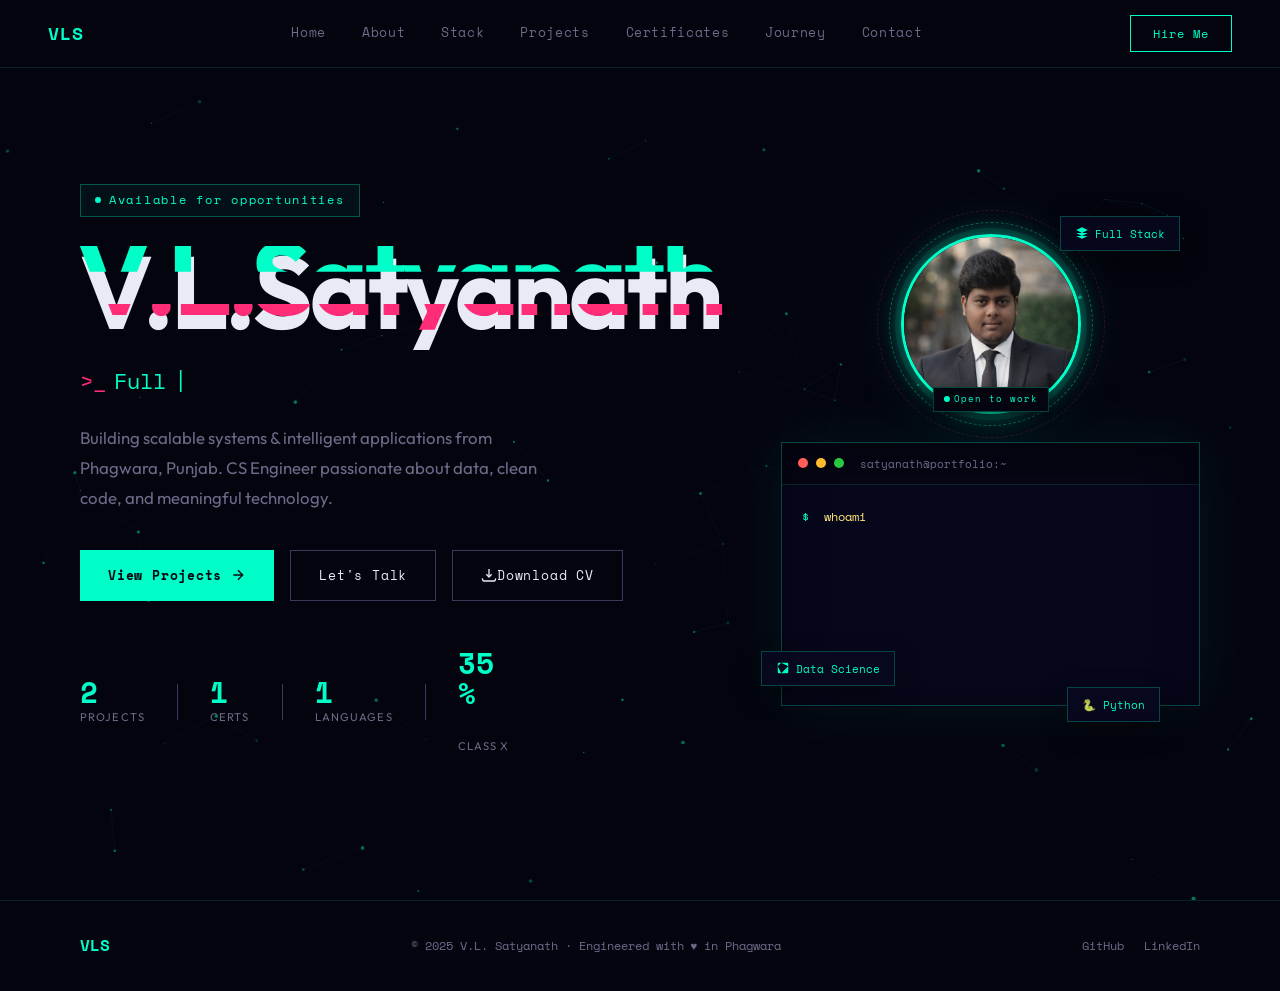
<file: index.html>
<!DOCTYPE html>
<html lang="en">
<head>
  <meta charset="UTF-8"/>
  <meta name="viewport" content="width=device-width, initial-scale=1.0"/>
  <title>V.L. Satyanath — Full Stack Developer</title>
  <link rel="preconnect" href="https://fonts.googleapis.com"/>
  <link href="https://fonts.googleapis.com/css2?family=Space+Mono:ital,wght@0,400;0,700;1,400&family=Clash+Display:wght@400;500;600;700&family=Outfit:wght@300;400;500;600&display=swap" rel="stylesheet"/>
  <link rel="stylesheet" href="style.css"/>
</head>
<body>

  <!-- Loader -->
  <div id="loader">
    <div class="loader-inner">
      <div class="loader-bar-wrap"><div class="loader-bar"></div></div>
      <div class="loader-text"><span id="loader-pct">0</span>%</div>
      <div class="loader-label">Initializing System...</div>
    </div>
  </div>

  <!-- Custom Cursor -->
  <div class="cursor-dot" id="cursorDot"></div>
  <div class="cursor-outline" id="cursorOutline"></div>

  <!-- Background Canvas -->
  <canvas id="bgCanvas"></canvas>

  <!-- Nav -->
  <nav id="mainNav">
    <div class="nav-brand">
      <span class="brand-bracket">VLS</span>
    </div>
    <ul class="nav-links">
      <li><a href="index.html" data-text="Home">Home</a></li>
      <li><a href="about.html" data-text="About">About</a></li>
      <li><a href="stack.html" data-text="Stack">Stack</a></li>
      <li><a href="projects.html" data-text="Projects">Projects</a></li>
      <li><a href="certificates.html" data-text="Certificates">Certificates</a></li>
      <li><a href="journey.html" data-text="Journey">Journey</a></li>
      <li><a href="contact.html" data-text="Contact">Contact</a></li>
    </ul>
    <a href="contact.html" class="nav-cta">Hire Me</a>
    <button class="hamburger" id="hamburger" aria-label="menu">
      <span></span><span></span><span></span>
    </button>
  </nav>

  <!-- Mobile Menu -->
  <div class="mobile-menu" id="mobileMenu">
    <ul>
      <li><a href="index.html" class="mob-link">Home</a></li>
      <li><a href="about.html" class="mob-link">About</a></li>
      <li><a href="stack.html" class="mob-link">Stack</a></li>
      <li><a href="projects.html" class="mob-link">Projects</a></li>
      <li><a href="certificates.html" class="mob-link">Certificates</a></li>
      <li><a href="journey.html" class="mob-link">Journey</a></li>
      <li><a href="contact.html" class="mob-link">Contact</a></li>
    </ul>
  </div>

  <!-- HERO -->
  <section id="hero">
    <div class="hero-content">
      <div class="hero-eyebrow">
        <span class="eyebrow-dot"></span>
        Available for opportunities
      </div>
      <h1 class="hero-name" id="heroName">
        <span class="glitch" data-text="V.L.Satyanath">V.L.Satyanath</span>
      </h1>
      <div class="hero-role">
        <span class="role-prefix">&gt;_</span>
        <span id="typewriter"></span><span class="cursor-blink">|</span>
      </div>
      <p class="hero-bio">
        Building scalable systems &amp; intelligent applications from Phagwara, Punjab.
        CS Engineer passionate about data, clean code, and meaningful technology.
      </p>

      <div class="hero-actions">
        <a href="projects.html" class="btn-primary">
          <span>View Projects</span>
          <svg viewBox="0 0 24 24" fill="none" stroke="currentColor" stroke-width="2"><path d="M5 12h14M12 5l7 7-7 7"/></svg>
        </a>
        <a href="contact.html" class="btn-outline">Let's Talk</a>

        <!-- ═══ DOWNLOAD CV BUTTON ═══
             Place your resume PDF in the same folder as index.html
             and rename it to  VLS_Resume.pdf  — or change the href below. -->
        <a href="lokesh.pdf" class="btn-outline btn-download" download="VLS_Satyanath_CV.pdf" aria-label="Download CV">
          <svg viewBox="0 0 24 24" fill="none" stroke="currentColor" stroke-width="2" width="16" height="16">
            <path d="M12 15V3"/>
            <path d="M8 11l4 4 4-4"/>
            <path d="M2 17l.621 2.485A2 2 0 0 0 4.561 21h14.878a2 2 0 0 0 1.94-1.515L22 17"/>
          </svg>
          Download CV
        </a>
      </div>

      <div class="hero-stats">
        <div class="hstat"><span class="hstat-n" data-target="6">0</span><span class="hstat-l">Projects</span></div>
        <div class="hstat-sep"></div>
        <div class="hstat"><span class="hstat-n" data-target="3">0</span><span class="hstat-l">Certs</span></div>
        <div class="hstat-sep"></div>
        <div class="hstat"><span class="hstat-n" data-target="4">0</span><span class="hstat-l">Languages</span></div>
        <div class="hstat-sep"></div>
        <div class="hstat"><span class="hstat-n" data-target="100">0</span><span class="hstat-suf">%</span><br/><span class="hstat-l">Class X</span></div>
      </div>
    </div>

    <div class="hero-visual">

      <!-- ================================================
           YOUR PHOTO
           1. Save your photo in the same folder as index.html
           2. Change  src="your-photo.jpg"  to your filename
              e.g.  src="lokesh.jpg"  or  src="photo.png"
           ================================================ -->
      <div class="photo-wrapper">
        <div class="photo-ring"></div>
        <div class="photo-ring ring-2"></div>
        <img
          src="lokesh.png"
          alt="V.L. Satyanath"
          class="hero-photo"
          id="heroPhoto"
          onerror="this.style.display='none'; document.getElementById('photoPlaceholder').style.display='flex';"
        />
        <!-- Placeholder shown if image file is missing -->
        <div class="photo-placeholder" id="photoPlaceholder">
          <svg viewBox="0 0 24 24" fill="none" stroke="currentColor" stroke-width="1">
            <circle cx="12" cy="8" r="4"/>
            <path d="M4 20c0-4 3.6-7 8-7s8 3 8 7"/>
          </svg>
          <span>lokesh.png</span>
        </div>
        <div class="photo-status">
          <span class="eyebrow-dot"></span> Open to work
        </div>
      </div>

      <div class="terminal-card" id="terminalCard">
        <div class="terminal-header">
          <span class="t-dot red"></span>
          <span class="t-dot yellow"></span>
          <span class="t-dot green"></span>
          <span class="t-title">satyanath@portfolio:~</span>
        </div>
        <div class="terminal-body" id="terminalBody">
          <div class="t-line"><span class="t-prompt">$</span> <span class="t-cmd">whoami</span></div>
          <div class="t-line t-out" id="tOut1"></div>
          <div class="t-line" id="tLine2"></div>
          <div class="t-line t-out" id="tOut2"></div>
          <div class="t-line" id="tLine3"></div>
          <div class="t-line t-out" id="tOut3"></div>
          <div class="t-line" id="tLine4"></div>
          <div class="t-line t-out thl" id="tOut4"></div>
        </div>
      </div>

      <div class="float-badge badge-1">
        <svg viewBox="0 0 24 24" fill="currentColor"><path d="M12 2L2 7l10 5 10-5-10-5zM2 17l10 5 10-5M2 12l10 5 10-5"/></svg>
        Full Stack
      </div>
      <div class="float-badge badge-2">
        <svg viewBox="0 0 24 24" fill="currentColor"><path d="M9 3H5a2 2 0 0 0-2 2v4m6-6h10a2 2 0 0 1 2 2v4M9 3v18m0 0h10a2 2 0 0 0 2-2V9M9 21H5a2 2 0 0 1-2-2V9m0 0h18"/></svg>
        Data Science
      </div>
      <div class="float-badge badge-3">🐍 Python</div>

    </div>
  </section>

  <!-- Footer -->
  <footer>
    <div class="footer-inner">
      <div class="footer-brand">
        <span class="brand-bracket">VLS</span>
      </div>
      <p class="footer-copy">© 2025 V.L. Satyanath · Engineered with ♥ in Phagwara</p>
      <div class="footer-links">
        <a href="https://github.com/splv181819" target="_blank" rel="noopener noreferrer">GitHub</a>
        <a href="https://www.linkedin.com/in/lokeshsatyanath/" target="_blank" rel="noopener noreferrer">LinkedIn</a>
      </div>
    </div>
  </footer>

  <script src="script.js"></script>
</body>
</html>
</file>
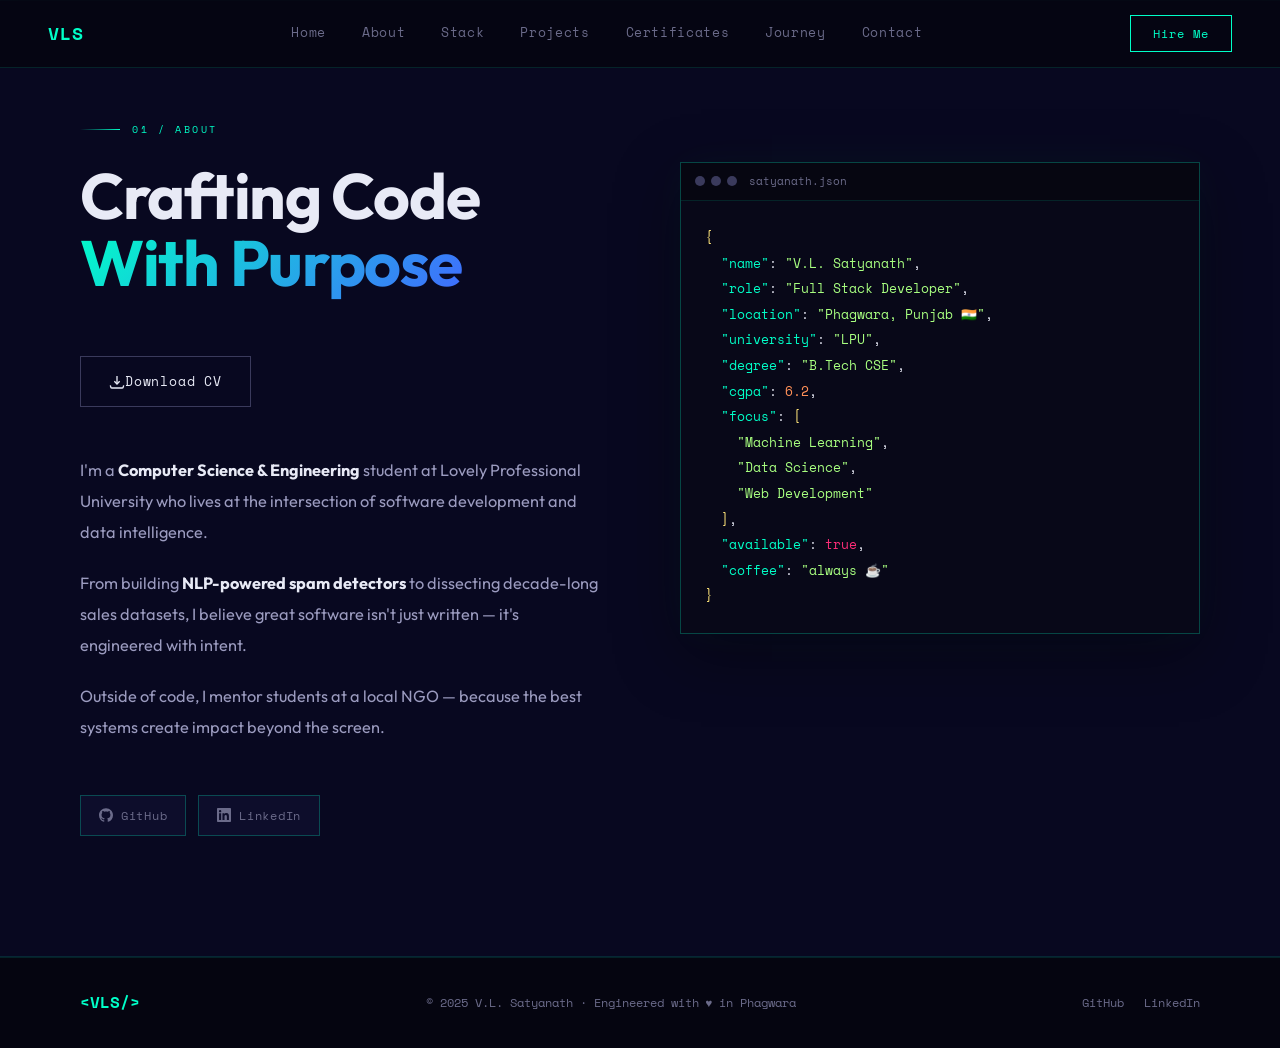
<file: about.html>
<!DOCTYPE html>
<html lang="en">
<head>
  <meta charset="UTF-8"/>
  <meta name="viewport" content="width=device-width, initial-scale=1.0"/>
  <title>About — V.L. Satyanath</title>
  <link rel="preconnect" href="https://fonts.googleapis.com"/>
  <link href="https://fonts.googleapis.com/css2?family=Space+Mono:ital,wght@0,400;0,700;1,400&family=Clash+Display:wght@400;500;600;700&family=Outfit:wght@300;400;500;600&display=swap" rel="stylesheet"/>
  <link rel="stylesheet" href="style.css"/>
</head>
<body>

  <!-- Loader -->
  <div id="loader">
    <div class="loader-inner">
      <div class="loader-bar-wrap"><div class="loader-bar"></div></div>
      <div class="loader-text"><span id="loader-pct">0</span>%</div>
      <div class="loader-label">Initializing System...</div>
    </div>
  </div>

  <!-- Custom Cursor -->
  <div class="cursor-dot" id="cursorDot"></div>
  <div class="cursor-outline" id="cursorOutline"></div>

  <!-- Background Canvas -->
  <canvas id="bgCanvas"></canvas>

  <!-- Nav -->
  <nav id="mainNav">
    <div class="nav-brand">
      <span class="brand-bracket">VLS</span>
    </div>
    <ul class="nav-links">
      <li><a href="index.html" data-text="Home">Home</a></li>
      <li><a href="about.html" data-text="About">About</a></li>
      <li><a href="stack.html" data-text="Stack">Stack</a></li>
      <li><a href="projects.html" data-text="Projects">Projects</a></li>
      <li><a href="certificates.html" data-text="Certificates">Certificates</a></li>
      <li><a href="journey.html" data-text="Journey">Journey</a></li>
      <li><a href="contact.html" data-text="Contact">Contact</a></li>
    </ul>
    <a href="contact.html" class="nav-cta">Hire Me</a>
    <button class="hamburger" id="hamburger" aria-label="menu">
      <span></span><span></span><span></span>
    </button>
  </nav>

  <!-- Mobile Menu -->
  <div class="mobile-menu" id="mobileMenu">
    <ul>
      <li><a href="index.html" class="mob-link">Home</a></li>
      <li><a href="about.html" class="mob-link">About</a></li>
      <li><a href="stack.html" class="mob-link">Stack</a></li>
      <li><a href="projects.html" class="mob-link">Projects</a></li>
      <li><a href="certificates.html" class="mob-link">Certificates</a></li>
      <li><a href="journey.html" class="mob-link">Journey</a></li>
      <li><a href="contact.html" class="mob-link">Contact</a></li>
    </ul>
  </div>

  <!-- ═══════════ ABOUT ═══════════ -->
  <section id="about">
    <div class="section-tag">01 / About</div>
    <div class="about-grid">
      <div class="about-left reveal">
        <h2 class="section-heading">Crafting Code<br/><em>With Purpose</em></h2>
        <div class="hero-actions">
        <a href="lokesh.pdf" class="btn-outline btn-download" download="VLS_Satyanath_CV.pdf" aria-label="Download CV">
          <svg viewBox="0 0 24 24" fill="none" stroke="currentColor" stroke-width="2" width="16" height="16">
            <path d="M12 15V3"/>
            <path d="M8 11l4 4 4-4"/>
            <path d="M2 17l.621 2.485A2 2 0 0 0 4.561 21h14.878a2 2 0 0 0 1.94-1.515L22 17"/>
          </svg>
          Download CV
        </a>
      </div>
        <p class="about-para">
          I'm a <strong>Computer Science & Engineering</strong> student at Lovely Professional University
          who lives at the intersection of software development and data intelligence.
        </p>
        <p class="about-para">
          From building <strong>NLP-powered spam detectors</strong> to dissecting decade-long sales datasets,
          I believe great software isn't just written — it's engineered with intent.
        </p>
        <p class="about-para">
          Outside of code, I mentor students at a local NGO — because the best systems
          create impact beyond the screen.
        </p>
        <div class="about-links">
          <a href="https://github.com/splv181819" target="_blank" rel="noopener noreferrer" class="social-pill">
            <svg viewBox="0 0 24 24" fill="currentColor"><path d="M12 .297c-6.63 0-12 5.373-12 12 0 5.303 3.438 9.8 8.205 11.385.6.113.82-.258.82-.577 0-.285-.01-1.04-.015-2.04-3.338.724-4.042-1.61-4.042-1.61C4.422 18.07 3.633 17.7 3.633 17.7c-1.087-.744.084-.729.084-.729 1.205.084 1.838 1.236 1.838 1.236 1.07 1.835 2.809 1.305 3.495.998.108-.776.417-1.305.76-1.605-2.665-.3-5.466-1.332-5.466-5.93 0-1.31.465-2.38 1.235-3.22-.135-.303-.54-1.523.105-3.176 0 0 1.005-.322 3.3 1.23.96-.267 1.98-.399 3-.405 1.02.006 2.04.138 3 .405 2.28-1.552 3.285-1.23 3.285-1.23.645 1.653.24 2.873.12 3.176.765.84 1.23 1.91 1.23 3.22 0 4.61-2.805 5.625-5.475 5.92.42.36.81 1.096.81 2.22 0 1.606-.015 2.896-.015 3.286 0 .315.21.69.825.57C20.565 22.092 24 17.592 24 12.297c0-6.627-5.373-12-12-12"/></svg>
            GitHub
          </a>
          <a href="https://www.linkedin.com/in/lokeshsatyanath/" target="_blank" rel="noopener noreferrer" class="social-pill">
            <svg viewBox="0 0 24 24" fill="currentColor"><path d="M20.447 20.452h-3.554v-5.569c0-1.328-.027-3.037-1.852-3.037-1.853 0-2.136 1.445-2.136 2.939v5.667H9.351V9h3.414v1.561h.046c.477-.9 1.637-1.85 3.37-1.85 3.601 0 4.267 2.37 4.267 5.455v6.286zM5.337 7.433a2.062 2.062 0 0 1-2.063-2.065 2.064 2.064 0 1 1 2.063 2.065zm1.782 13.019H3.555V9h3.564v11.452zM22.225 0H1.771C.792 0 0 .774 0 1.729v20.542C0 23.227.792 24 1.771 24h20.451C23.2 24 24 23.227 24 22.271V1.729C24 .774 23.2 0 22.222 0h.003z"/></svg>
            LinkedIn
          </a>
        </div>
      </div>
      <div class="about-right reveal">
        <div class="code-block">
          <div class="cb-header">
            <span class="cb-dot"></span>
            <span class="cb-dot"></span>
            <span class="cb-dot"></span>
            <span class="cb-file">satyanath.json</span>
          </div>
          <pre class="cb-content"><code><span class="c-brace">{</span>
  <span class="c-key">"name"</span>: <span class="c-str">"V.L. Satyanath"</span>,
  <span class="c-key">"role"</span>: <span class="c-str">"Full Stack Developer"</span>,
  <span class="c-key">"location"</span>: <span class="c-str">"Phagwara, Punjab 🇮🇳"</span>,
  <span class="c-key">"university"</span>: <span class="c-str">"LPU"</span>,
  <span class="c-key">"degree"</span>: <span class="c-str">"B.Tech CSE"</span>,
  <span class="c-key">"cgpa"</span>: <span class="c-num">6.2</span>,
  <span class="c-key">"focus"</span>: <span class="c-arr">[</span>
    <span class="c-str">"Machine Learning"</span>,
    <span class="c-str">"Data Science"</span>,
    <span class="c-str">"Web Development"</span>
  <span class="c-arr">]</span>,
  <span class="c-key">"available"</span>: <span class="c-bool">true</span>,
  <span class="c-key">"coffee"</span>: <span class="c-str">"always ☕"</span>
<span class="c-brace">}</span></code></pre>
        </div>
      </div>
    </div>
  </section>

  <!-- Footer -->
  <footer>
    <div class="footer-inner">
      <div class="footer-brand">
        <span class="brand-bracket">&lt;</span>VLS<span class="brand-bracket">/&gt;</span>
      </div>
      <p class="footer-copy">© 2025 V.L. Satyanath · Engineered with ♥ in Phagwara</p>
      <div class="footer-links">
        <a href="https://github.com/splv181819" target="_blank" rel="noopener noreferrer">GitHub</a>
        <a href="https://www.linkedin.com/in/lokeshsatyanath/" target="_blank" rel="noopener noreferrer">LinkedIn</a>
      </div>
    </div>
  </footer>

  <script src="script.js"></script>
</body>
</html>
</file>
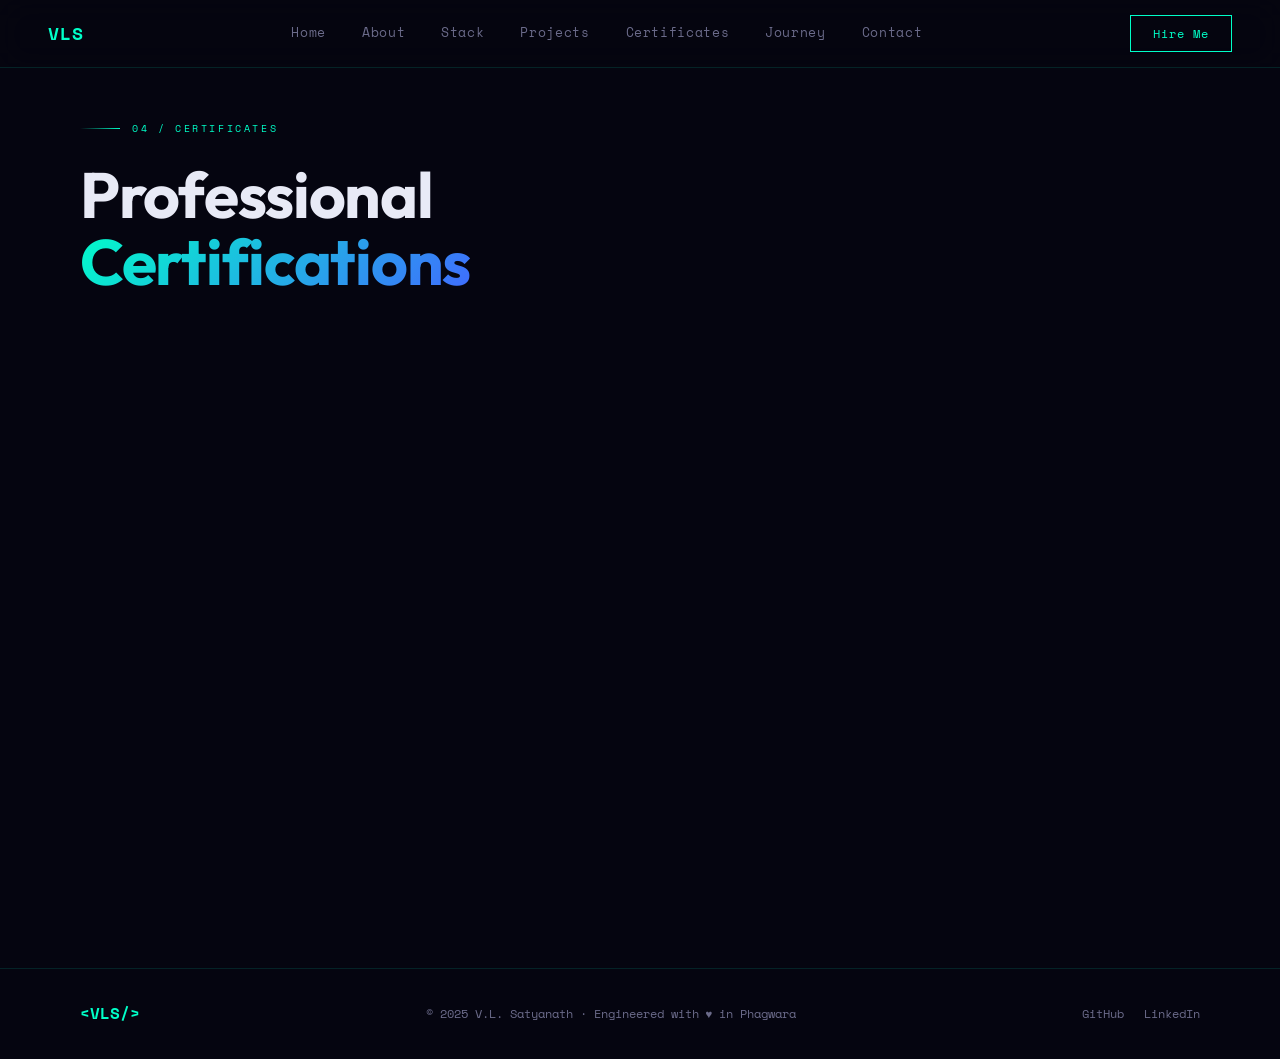
<file: certificates.html>
<!DOCTYPE html>
<html lang="en">
<head>
  <meta charset="UTF-8"/>
  <meta name="viewport" content="width=device-width, initial-scale=1.0"/>
  <title>Certificates — V.L. Satyanath</title>
  <link rel="preconnect" href="https://fonts.googleapis.com"/>
  <link href="https://fonts.googleapis.com/css2?family=Space+Mono:ital,wght@0,400;0,700;1,400&family=Clash+Display:wght@400;500;600;700&family=Outfit:wght@300;400;500;600&display=swap" rel="stylesheet"/>
  <link rel="stylesheet" href="style.css"/>
</head>
<body>

  <!-- Loader -->
  <div id="loader">
    <div class="loader-inner">
      <div class="loader-bar-wrap"><div class="loader-bar"></div></div>
      <div class="loader-text"><span id="loader-pct">0</span>%</div>
      <div class="loader-label">Initializing System...</div>
    </div>
  </div>

  <!-- Custom Cursor -->
  <div class="cursor-dot" id="cursorDot"></div>
  <div class="cursor-outline" id="cursorOutline"></div>

  <!-- Background Canvas -->
  <canvas id="bgCanvas"></canvas>

  <!-- Nav -->
  <nav id="mainNav">
    <div class="nav-brand">
      <span class="brand-bracket">VLS</span>
    </div>
    <ul class="nav-links">
      <li><a href="index.html" data-text="Home">Home</a></li>
      <li><a href="about.html" data-text="About">About</a></li>
      <li><a href="stack.html" data-text="Stack">Stack</a></li>
      <li><a href="projects.html" data-text="Projects">Projects</a></li>
      <li><a href="certificates.html" data-text="Certificates">Certificates</a></li>
      <li><a href="journey.html" data-text="Journey">Journey</a></li>
      <li><a href="contact.html" data-text="Contact">Contact</a></li>
    </ul>
    <a href="contact.html" class="nav-cta">Hire Me</a>
    <button class="hamburger" id="hamburger" aria-label="menu">
      <span></span><span></span><span></span>
    </button>
  </nav>

  <!-- Mobile Menu -->
  <div class="mobile-menu" id="mobileMenu">
    <ul>
      <li><a href="index.html" class="mob-link">Home</a></li>
      <li><a href="about.html" class="mob-link">About</a></li>
      <li><a href="stack.html" class="mob-link">Stack</a></li>
      <li><a href="projects.html" class="mob-link">Projects</a></li>
      <li><a href="certificates.html" class="mob-link">Certificates</a></li>
      <li><a href="journey.html" class="mob-link">Journey</a></li>
      <li><a href="contact.html" class="mob-link">Contact</a></li>
    </ul>
  </div>

  <!-- ═══════════ CERTIFICATES ═══════════ -->
  <section id="certificates">
    <div class="section-tag">04 / Certificates</div>
    <h2 class="section-heading reveal">Professional<br/><em>Certifications</em></h2>
    <div class="certificates-grid">

      <!-- Certificate 1 — freeCodeCamp -->
      <div class="certificate-card reveal">
        <div class="cert-image">
          <img src="freecodecamp.png" alt="freeCodeCamp Legacy Responsive Web Design V8" loading="lazy">
          <div class="cert-overlay">
            <div class="cert-issuer">freeCodeCamp</div>
            <div class="cert-date">Nov 2023</div>
          </div>
        </div>
        <div class="cert-content">
          <h3 class="cert-title">Legacy Responsive Web Design V8</h3>
          <p class="cert-description">Developer Certification representing approximately 300 hours of work covering modern responsive design techniques and web standards.</p>
          <div class="cert-skills">
            <span>HTML5</span><span>CSS3</span><span>Responsive Design</span><span>Flexbox</span><span>Grid</span>
          </div>
        </div>
      </div>

      <!-- Certificate 2 — Simplilearn SkillUP -->
      <div class="certificate-card reveal">
        <div class="cert-image">
          <img src="simplilearn.png" alt="Simplilearn Digital and Social Selling Certified Associate" loading="lazy">
          <div class="cert-overlay">
            <div class="cert-issuer">Simplilearn SkillUP</div>
            <div class="cert-date">Oct 2023</div>
          </div>
        </div>
        <div class="cert-content">
          <h3 class="cert-title">Digital and Social Selling Certified Associate</h3>
          <p class="cert-description">Completed the Digital and Social Selling Certified Associate Training Program, demonstrating initiative and commitment to advancing professional skills.</p>
          <div class="cert-skills">
            <span>Digital Marketing</span><span>Social Selling</span><span>LinkedIn</span><span>Lead Generation</span>
          </div>
        </div>
      </div>

      <!-- Certificate 3 — Google / Coursera -->
      <div class="certificate-card reveal">
        <div class="cert-image">
          <img src="google.png" alt="Google — The Bits and Bytes of Computer Networking" loading="lazy">
          <div class="cert-overlay">
            <div class="cert-issuer">Google · Coursera</div>
            <div class="cert-date">Sep 2024</div>
          </div>
        </div>
        <div class="cert-content">
          <h3 class="cert-title">The Bits and Bytes of Computer Networking</h3>
          <p class="cert-description">Google-authorized course offered through Coursera covering core networking concepts including TCP/IP, DNS, the web, and network troubleshooting.</p>
          <div class="cert-skills">
            <span>Networking</span><span>TCP/IP</span><span>DNS</span><span>HTTP/HTTPS</span><span>Troubleshooting</span>
          </div>
        </div>
      </div>

    </div>
  </section>

  <!-- Footer -->
  <footer>
    <div class="footer-inner">
      <div class="footer-brand">
        <span class="brand-bracket">&lt;</span>VLS<span class="brand-bracket">/&gt;</span>
      </div>
      <p class="footer-copy">© 2025 V.L. Satyanath · Engineered with ♥ in Phagwara</p>
      <div class="footer-links">
        <a href="https://github.com/splv181819" target="_blank" rel="noopener noreferrer">GitHub</a>
        <a href="https://www.linkedin.com/in/lokeshsatyanath/" target="_blank" rel="noopener noreferrer">LinkedIn</a>
      </div>
    </div>
  </footer>

  <script src="script.js"></script>
</body>
</html>
</file>
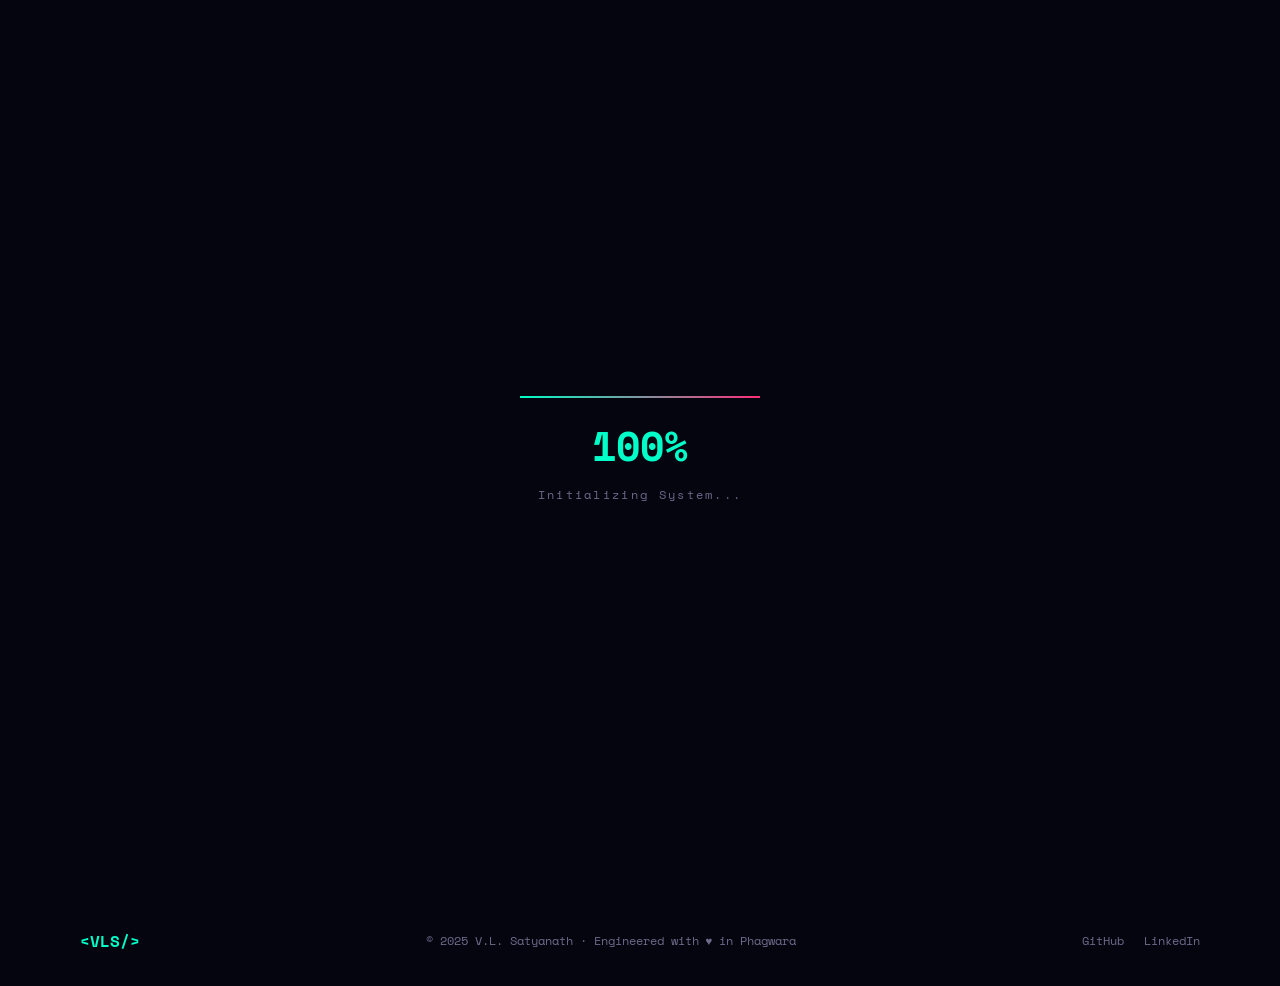
<file: contact.html>
<!DOCTYPE html>
<html lang="en">
<head>
  <meta charset="UTF-8"/>
  <meta name="viewport" content="width=device-width, initial-scale=1.0"/>
  <title>Contact — V.L. Satyanath</title>
  <link rel="preconnect" href="https://fonts.googleapis.com"/>
  <link href="https://fonts.googleapis.com/css2?family=Space+Mono:ital,wght@0,400;0,700;1,400&family=Clash+Display:wght@400;500;600;700&family=Outfit:wght@300;400;500;600&display=swap" rel="stylesheet"/>
  <link rel="stylesheet" href="style.css"/>
</head>
<body>

  <!-- Loader -->
  <div id="loader">
    <div class="loader-inner">
      <div class="loader-bar-wrap"><div class="loader-bar"></div></div>
      <div class="loader-text"><span id="loader-pct">0</span>%</div>
      <div class="loader-label">Initializing System...</div>
    </div>
  </div>

  <!-- Custom Cursor -->
  <div class="cursor-dot" id="cursorDot"></div>
  <div class="cursor-outline" id="cursorOutline"></div>

  <!-- Background Canvas -->
  <canvas id="bgCanvas"></canvas>

  <!-- Nav -->
  <nav id="mainNav">
    <div class="nav-brand">
      <span class="brand-bracket">VLS</span>
    </div>
    <ul class="nav-links">
      <li><a href="index.html" data-text="Home">Home</a></li>
      <li><a href="about.html" data-text="About">About</a></li>
      <li><a href="stack.html" data-text="Stack">Stack</a></li>
      <li><a href="projects.html" data-text="Projects">Projects</a></li>
      <li><a href="certificates.html" data-text="Certificates">Certificates</a></li>
      <li><a href="journey.html" data-text="Journey">Journey</a></li>
      <li><a href="contact.html" data-text="Contact">Contact</a></li>
    </ul>
    <a href="contact.html" class="nav-cta">Hire Me</a>
    <button class="hamburger" id="hamburger" aria-label="menu">
      <span></span><span></span><span></span>
    </button>
  </nav>

  <!-- Mobile Menu -->
  <div class="mobile-menu" id="mobileMenu">
    <ul>
      <li><a href="index.html" class="mob-link">Home</a></li>
      <li><a href="about.html" class="mob-link">About</a></li>
      <li><a href="stack.html" class="mob-link">Stack</a></li>
      <li><a href="projects.html" class="mob-link">Projects</a></li>
      <li><a href="certificates.html" class="mob-link">Certificates</a></li>
      <li><a href="journey.html" class="mob-link">Journey</a></li>
      <li><a href="contact.html" class="mob-link">Contact</a></li>
    </ul>
  </div>

  <!-- ═══════════ CONTACT ═══════════ -->
  <section id="contact">
    <div class="section-tag">05 / Contact</div>
    <div class="contact-wrap">
      <div class="contact-left reveal">
        <h2 class="section-heading">Let's Build<br/><em>Together</em></h2>
        <p class="contact-sub">Open to internships, collaborations, and full-time roles. Drop a message and I'll get back within 24 hours.</p>
        <div class="contact-cards">
          <a href="mailto:satyanath@gmail.com" class="contact-card">
            <div class="cc-icon">
              <svg viewBox="0 0 24 24" fill="none" stroke="currentColor" stroke-width="1.5"><path d="M3 8l7.89 5.26a2 2 0 002.22 0L21 8M5 19h14a2 2 0 002-2V7a2 2 0 00-2-2H5a2 2 0 00-2 2v10a2 2 0 002 2z"/></svg>
            </div>
            <div>
              <div class="cc-label">Email</div>
              <div class="cc-val">satyanath@gmail.com</div>
            </div>
          </a>
          <a href="tel:+919573254220" class="contact-card">
            <div class="cc-icon">
              <svg viewBox="0 0 24 24" fill="none" stroke="currentColor" stroke-width="1.5"><path d="M22 16.92v3a2 2 0 01-2.18 2 19.79 19.79 0 01-8.63-3.07A19.5 19.5 0 013.07 9.81 19.79 19.79 0 01.01 1.18 2 2 0 012 0h3a2 2 0 012 1.72c.127.96.361 1.903.7 2.81a2 2 0 01-.45 2.11L6.91 7.91a16 16 0 006.08 6.08l1.27-1.27a2 2 0 012.11-.45c.907.339 1.85.573 2.81.7A2 2 0 0122 16.92z"/></svg>
            </div>
            <div>
              <div class="cc-label">Phone</div>
              <div class="cc-val">+91 9573254220</div>
            </div>
          </a>
          <a href="https://www.linkedin.com/in/lokeshsatyanath/" target="_blank" rel="noopener noreferrer" class="contact-card">
            <div class="cc-icon">
              <svg viewBox="0 0 24 24" fill="currentColor"><path d="M20.447 20.452h-3.554v-5.569c0-1.328-.027-3.037-1.852-3.037-1.853 0-2.136 1.445-2.136 2.939v5.667H9.351V9h3.414v1.561h.046c.477-.9 1.637-1.85 3.37-1.85 3.601 0 4.267 2.37 4.267 5.455v6.286zM5.337 7.433a2.062 2.062 0 0 1-2.063-2.065 2.064 2.064 0 1 1 2.063 2.065zm1.782 13.019H3.555V9h3.564v11.452zM22.225 0H1.771C.792 0 0 .774 0 1.729v20.542C0 23.227.792 24 1.771 24h20.451C23.2 24 24 23.227 24 22.271V1.729C24 .774 23.2 0 22.222 0h.003z"/></svg>
            </div>
            <div>
              <div class="cc-label">LinkedIn</div>
              <div class="cc-val">lokeshsatyanath</div>
            </div>
          </a>
          <a href="https://github.com/splv181819" target="_blank" rel="noopener noreferrer" class="contact-card">
            <div class="cc-icon">
              <svg viewBox="0 0 24 24" fill="currentColor"><path d="M12 .297c-6.63 0-12 5.373-12 12 0 5.303 3.438 9.8 8.205 11.385.6.113.82-.258.82-.577 0-.285-.01-1.04-.015-2.04-3.338.724-4.042-1.61-4.042-1.61C4.422 18.07 3.633 17.7 3.633 17.7c-1.087-.744.084-.729.084-.729 1.205.084 1.838 1.236 1.838 1.236 1.07 1.835 2.809 1.305 3.495.998.108-.776.417-1.305.76-1.605-2.665-.3-5.466-1.332-5.466-5.93 0-1.31.465-2.38 1.235-3.22-.135-.303-.54-1.523.105-3.176 0 0 1.005-.322 3.3 1.23.96-.267 1.98-.399 3-.405 1.02.006 2.04.138 3 .405 2.28-1.552 3.285-1.23 3.285-1.23.645 1.653.24 2.873.12 3.176.765.84 1.23 1.91 1.23 3.22 0 4.61-2.805 5.625-5.475 5.92.42.36.81 1.096.81 2.22 0 1.606-.015 2.896-.015 3.286 0 .315.21.69.825.57C20.565 22.092 24 17.592 24 12.297c0-6.627-5.373-12-12-12"/></svg>
            </div>
            <div>
              <div class="cc-label">GitHub</div>
              <div class="cc-val">splv181819</div>
            </div>
          </a>
        </div>
      </div>
      <div class="contact-right reveal">
        <form class="contact-form" id="contactForm" onsubmit="handleSubmit(event)">
          <div class="form-group">
            <label>Your Name</label>
            <input type="text" placeholder="Enter your name" required/>
          </div>
          <div class="form-group">
            <label>Email Address</label>
            <input type="email" placeholder="you@company.com" required/>
          </div>
          <div class="form-group">
            <label>Subject</label>
            <input type="text" placeholder="Internship / Collaboration / Other"/>
          </div>
          <div class="form-group">
            <label>Message</label>
            <textarea rows="4" placeholder="Tell me about the opportunity or project..."></textarea>
          </div>
          <button type="submit" class="btn-primary form-btn">
            <span>Send Message</span>
            <svg viewBox="0 0 24 24" fill="none" stroke="currentColor" stroke-width="2"><path d="M22 2L11 13M22 2l-7 20-4-9-9-4 20-7z"/></svg>
          </button>
        </form>
      </div>
    </div>
  </section>

  <!-- Footer -->
  <footer>
    <div class="footer-inner">
      <div class="footer-brand">
        <span class="brand-bracket">&lt;</span>VLS<span class="brand-bracket">/&gt;</span>
      </div>
      <p class="footer-copy">© 2025 V.L. Satyanath · Engineered with ♥ in Phagwara</p>
      <div class="footer-links">
        <a href="https://github.com/splv181819" target="_blank" rel="noopener noreferrer">GitHub</a>
        <a href="https://www.linkedin.com/in/lokeshsatyanath/" target="_blank" rel="noopener noreferrer">LinkedIn</a>
      </div>
    </div>
  </footer>

  <script src="script.js"></script>
</body>
</html>
</file>
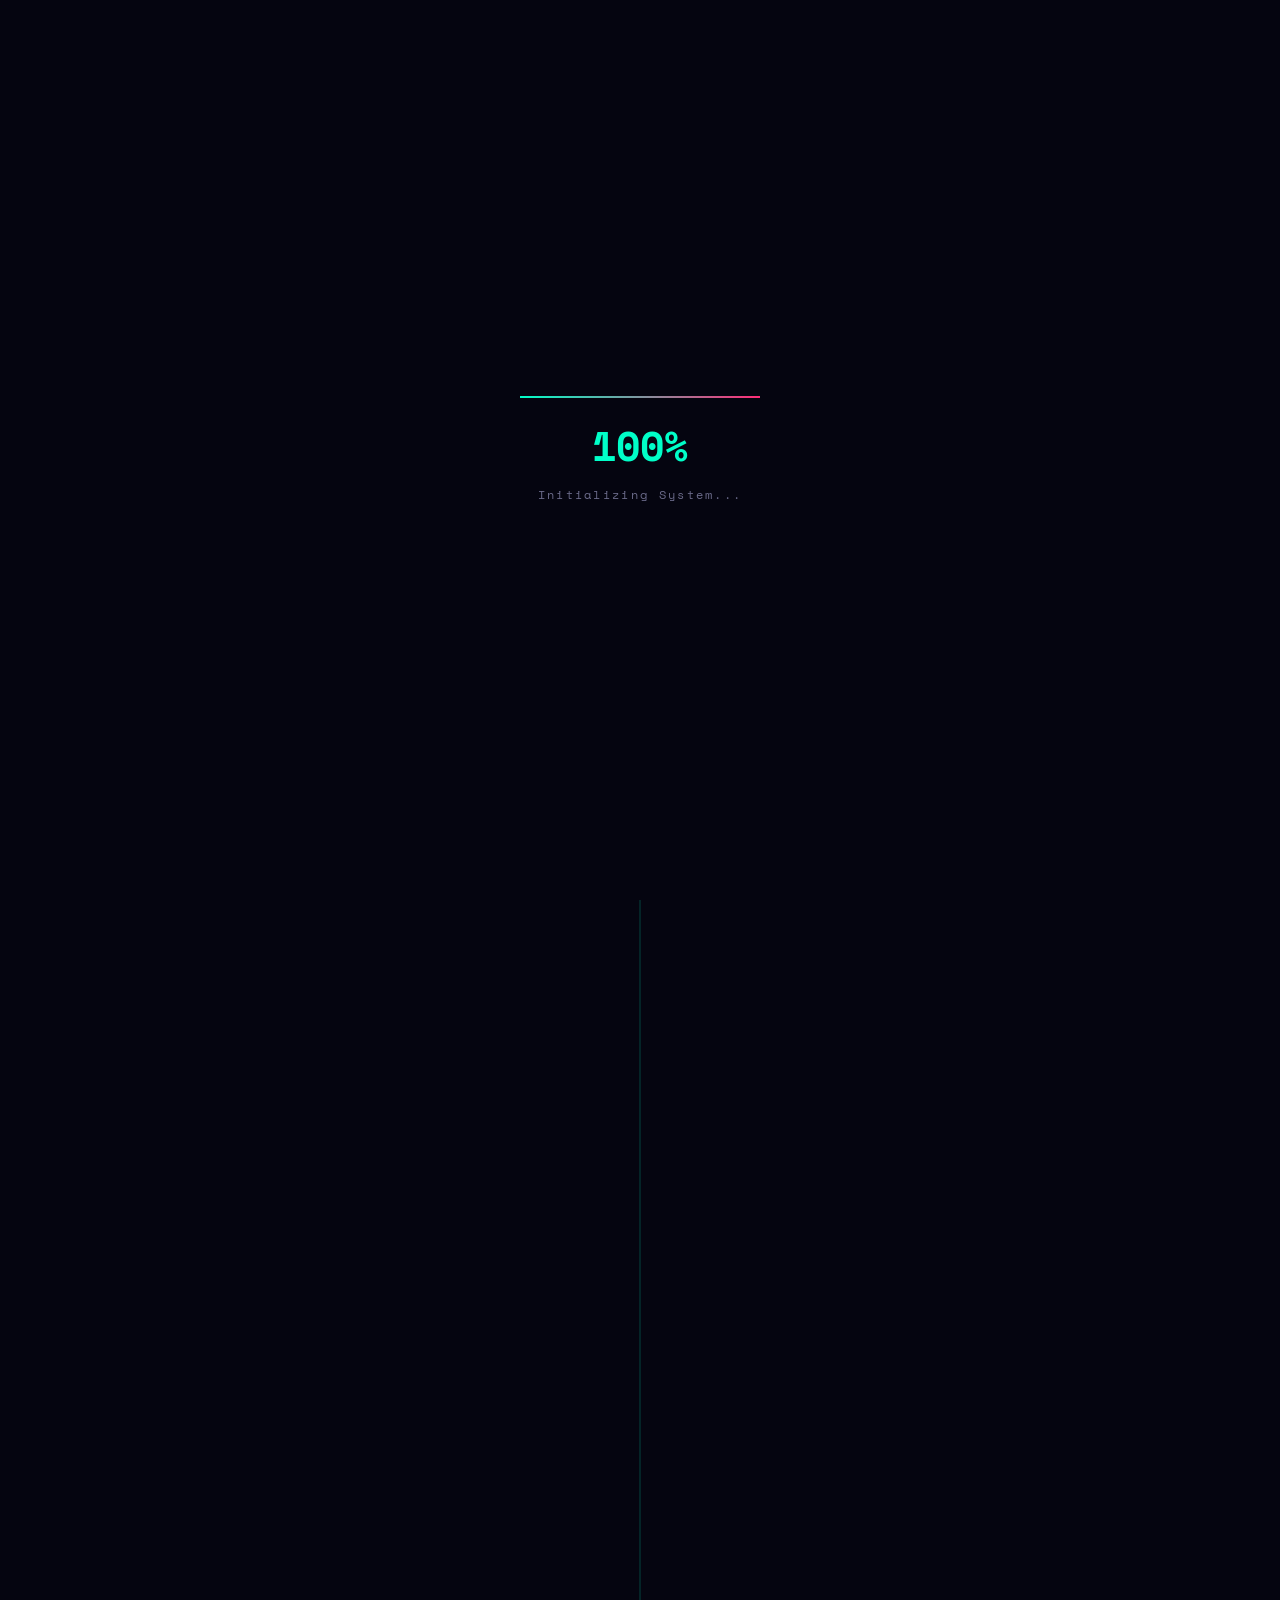
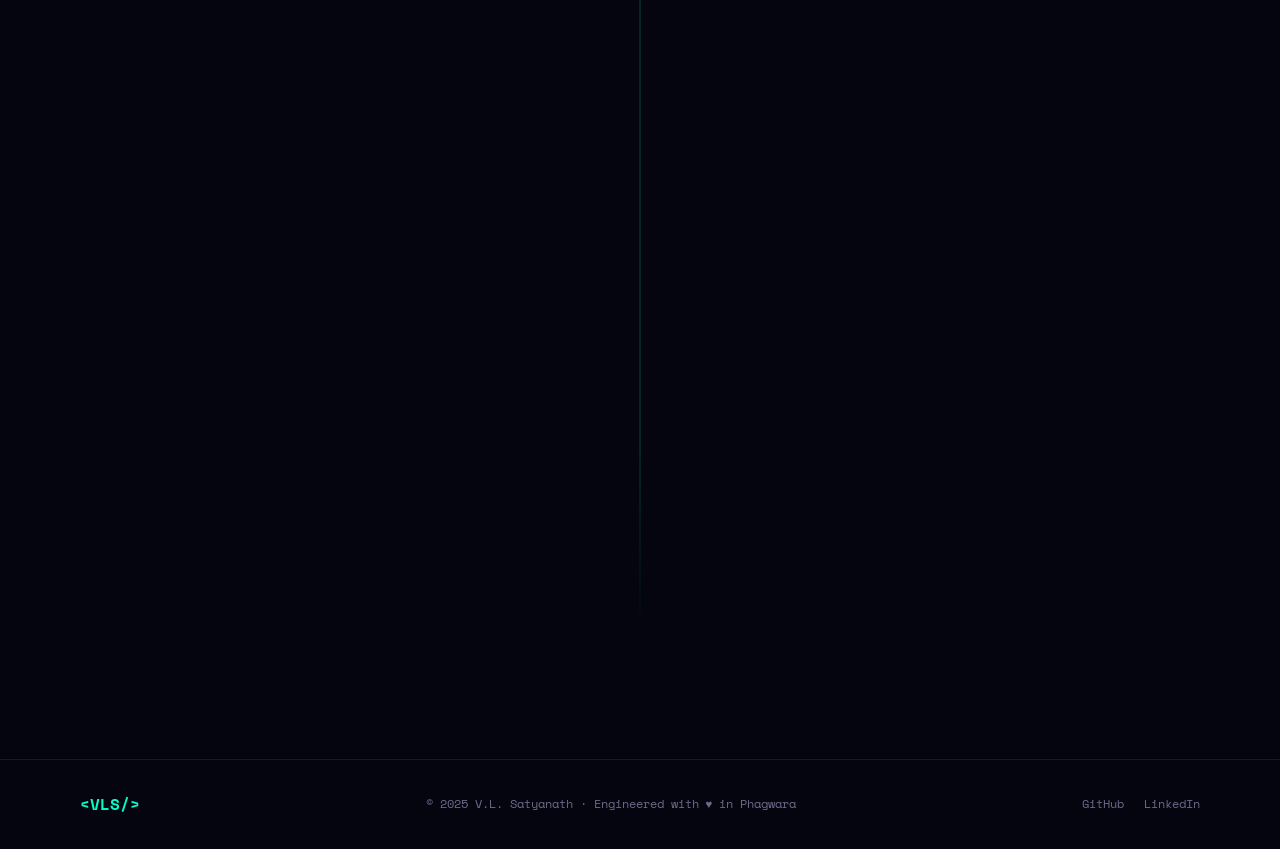
<file: journey.html>
<!DOCTYPE html>
<html lang="en">
<head>
  <meta charset="UTF-8"/>
  <meta name="viewport" content="width=device-width, initial-scale=1.0"/>
  <title>Journey — V.L. Satyanath</title>
  <link rel="preconnect" href="https://fonts.googleapis.com"/>
  <link href="https://fonts.googleapis.com/css2?family=Space+Mono:ital,wght@0,400;0,700;1,400&family=Clash+Display:wght@400;500;600;700&family=Outfit:wght@300;400;500;600&display=swap" rel="stylesheet"/>
  <link rel="stylesheet" href="style.css"/>
</head>
<body>

  <!-- Loader -->
  <div id="loader">
    <div class="loader-inner">
      <div class="loader-bar-wrap"><div class="loader-bar"></div></div>
      <div class="loader-text"><span id="loader-pct">0</span>%</div>
      <div class="loader-label">Initializing System...</div>
    </div>
  </div>

  <!-- Custom Cursor -->
  <div class="cursor-dot" id="cursorDot"></div>
  <div class="cursor-outline" id="cursorOutline"></div>

  <!-- Background Canvas -->
  <canvas id="bgCanvas"></canvas>

  <!-- Nav -->
  <nav id="mainNav">
    <div class="nav-brand">
      <span class="brand-bracket">VLS</span>
    </div>
    <ul class="nav-links">
      <li><a href="index.html" data-text="Home">Home</a></li>
      <li><a href="about.html" data-text="About">About</a></li>
      <li><a href="stack.html" data-text="Stack">Stack</a></li>
      <li><a href="projects.html" data-text="Projects">Projects</a></li>
      <li><a href="certificates.html" data-text="Certificates">Certificates</a></li>
      <li><a href="journey.html" data-text="Journey">Journey</a></li>
      <li><a href="contact.html" data-text="Contact">Contact</a></li>
    </ul>
    <a href="contact.html" class="nav-cta">Hire Me</a>
    <button class="hamburger" id="hamburger" aria-label="menu">
      <span></span><span></span><span></span>
    </button>
  </nav>

  <!-- Mobile Menu -->
  <div class="mobile-menu" id="mobileMenu">
    <ul>
      <li><a href="index.html" class="mob-link">Home</a></li>
      <li><a href="about.html" class="mob-link">About</a></li>
      <li><a href="stack.html" class="mob-link">Stack</a></li>
      <li><a href="projects.html" class="mob-link">Projects</a></li>
      <li><a href="certificates.html" class="mob-link">Certificates</a></li>
      <li><a href="journey.html" class="mob-link">Journey</a></li>
      <li><a href="contact.html" class="mob-link">Contact</a></li>
    </ul>
  </div>

  <!-- ═══════════ TIMELINE ═══════════ -->
  <section id="timeline">
    <div class="section-tag">04 / Journey</div>
    <h2 class="section-heading reveal">My<br/><em>Timeline</em></h2>
    <div class="timeline-wrap">

      <div class="tl-item reveal tl-right">
        <div class="tl-dot"></div>
        <div class="tl-card">
          <div class="tl-date">2019 — 2020</div>
          <h3 class="tl-title">Perfect Score 🏆</h3>
          <p class="tl-org">Sasi School of Excellence, Tanuku</p>
          <p class="tl-desc">Achieved 100% in Matriculation — a foundation built on discipline and excellence.</p>
        </div>
      </div>

      <div class="tl-item reveal tl-left">
        <div class="tl-dot"></div>
        <div class="tl-card">
          <div class="tl-date">2020 — 2022</div>
          <h3 class="tl-title">Intermediate PCM 📚</h3>
          <p class="tl-org">Sasi Junior College, Tanuku</p>
          <p class="tl-desc">Scored 92.5% in PCM — solid groundwork in mathematics, physics, and chemistry.</p>
        </div>
      </div>

      <div class="tl-item reveal tl-right">
        <div class="tl-dot"></div>
        <div class="tl-card">
          <div class="tl-date">Oct 2023</div>
          <h3 class="tl-title">First Certification 🎓</h3>
          <p class="tl-org">Simplilearn</p>
          <p class="tl-desc">Completed Digital and Social Selling — expanding skill set beyond pure technical domains.</p>
        </div>
      </div>

      <div class="tl-item reveal tl-left">
        <div class="tl-dot"></div>
        <div class="tl-card">
          <div class="tl-date">Aug 2023 — Present</div>
          <h3 class="tl-title">B.Tech CSE 💻</h3>
          <p class="tl-org">Lovely Professional University, Phagwara</p>
          <p class="tl-desc">Pursuing Computer Science & Engineering, diving deep into algorithms, data structures, and modern development.</p>
        </div>
      </div>

      <div class="tl-item reveal tl-right">
        <div class="tl-dot"></div>
        <div class="tl-card">
          <div class="tl-date">Apr — May 2024</div>
          <h3 class="tl-title">Adidas Sales Project 📊</h3>
          <p class="tl-org">Independent Project</p>
          <p class="tl-desc">Analyzed 10+ years of Adidas sales data using Excel — uncovering business insights and seasonality patterns.</p>
        </div>
      </div>

      <div class="tl-item reveal tl-left">
        <div class="tl-dot"></div>
        <div class="tl-card">
          <div class="tl-date">Sep 2024</div>
          <h3 class="tl-title">Networking Certification 🌐</h3>
          <p class="tl-org">Coursera — Google</p>
          <p class="tl-desc">Completed "The Bits and Bytes of Computer Networking" — solidifying understanding of network fundamentals.</p>
        </div>
      </div>

      <div class="tl-item reveal tl-right">
        <div class="tl-dot"></div>
        <div class="tl-card">
          <div class="tl-date">May — Jun 2025</div>
          <h3 class="tl-title">SMS Spam Detector 🤖</h3>
          <p class="tl-org">Independent ML Project</p>
          <p class="tl-desc">Built an NLP-powered spam classification pipeline using multiple ML algorithms — 40% reduction in manual effort.</p>
        </div>
      </div>

      <div class="tl-item reveal tl-left">
        <div class="tl-dot"></div>
        <div class="tl-card">
          <div class="tl-date">Jun — Jul 2025</div>
          <h3 class="tl-title">Teaching Intern 👨‍🏫</h3>
          <p class="tl-org">Lovely Professional University</p>
          <p class="tl-desc">Led Data Science & DSA sessions, covering Python, NumPy, Pandas, trees, graphs, and web frameworks.</p>
        </div>
      </div>

      <div class="tl-item reveal tl-right">
        <div class="tl-dot"></div>
        <div class="tl-card">
          <div class="tl-date">Nov 2025</div>
          <h3 class="tl-title">Web Design Cert 🎨</h3>
          <p class="tl-org">freeCodeCamp</p>
          <p class="tl-desc">Earned Responsive Web Design certification — bridging the gap between data and frontend development.</p>
        </div>
      </div>

    </div>
  </section>

  <!-- Footer -->
  <footer>
    <div class="footer-inner">
      <div class="footer-brand">
        <span class="brand-bracket">&lt;</span>VLS<span class="brand-bracket">/&gt;</span>
      </div>
      <p class="footer-copy">© 2025 V.L. Satyanath · Engineered with ♥ in Phagwara</p>
      <div class="footer-links">
        <a href="https://github.com/splv181819" target="_blank" rel="noopener noreferrer">GitHub</a>
        <a href="https://www.linkedin.com/in/lokeshsatyanath/" target="_blank" rel="noopener noreferrer">LinkedIn</a>
      </div>
    </div>
  </footer>

  <script src="script.js"></script>
</body>
</html>
</file>
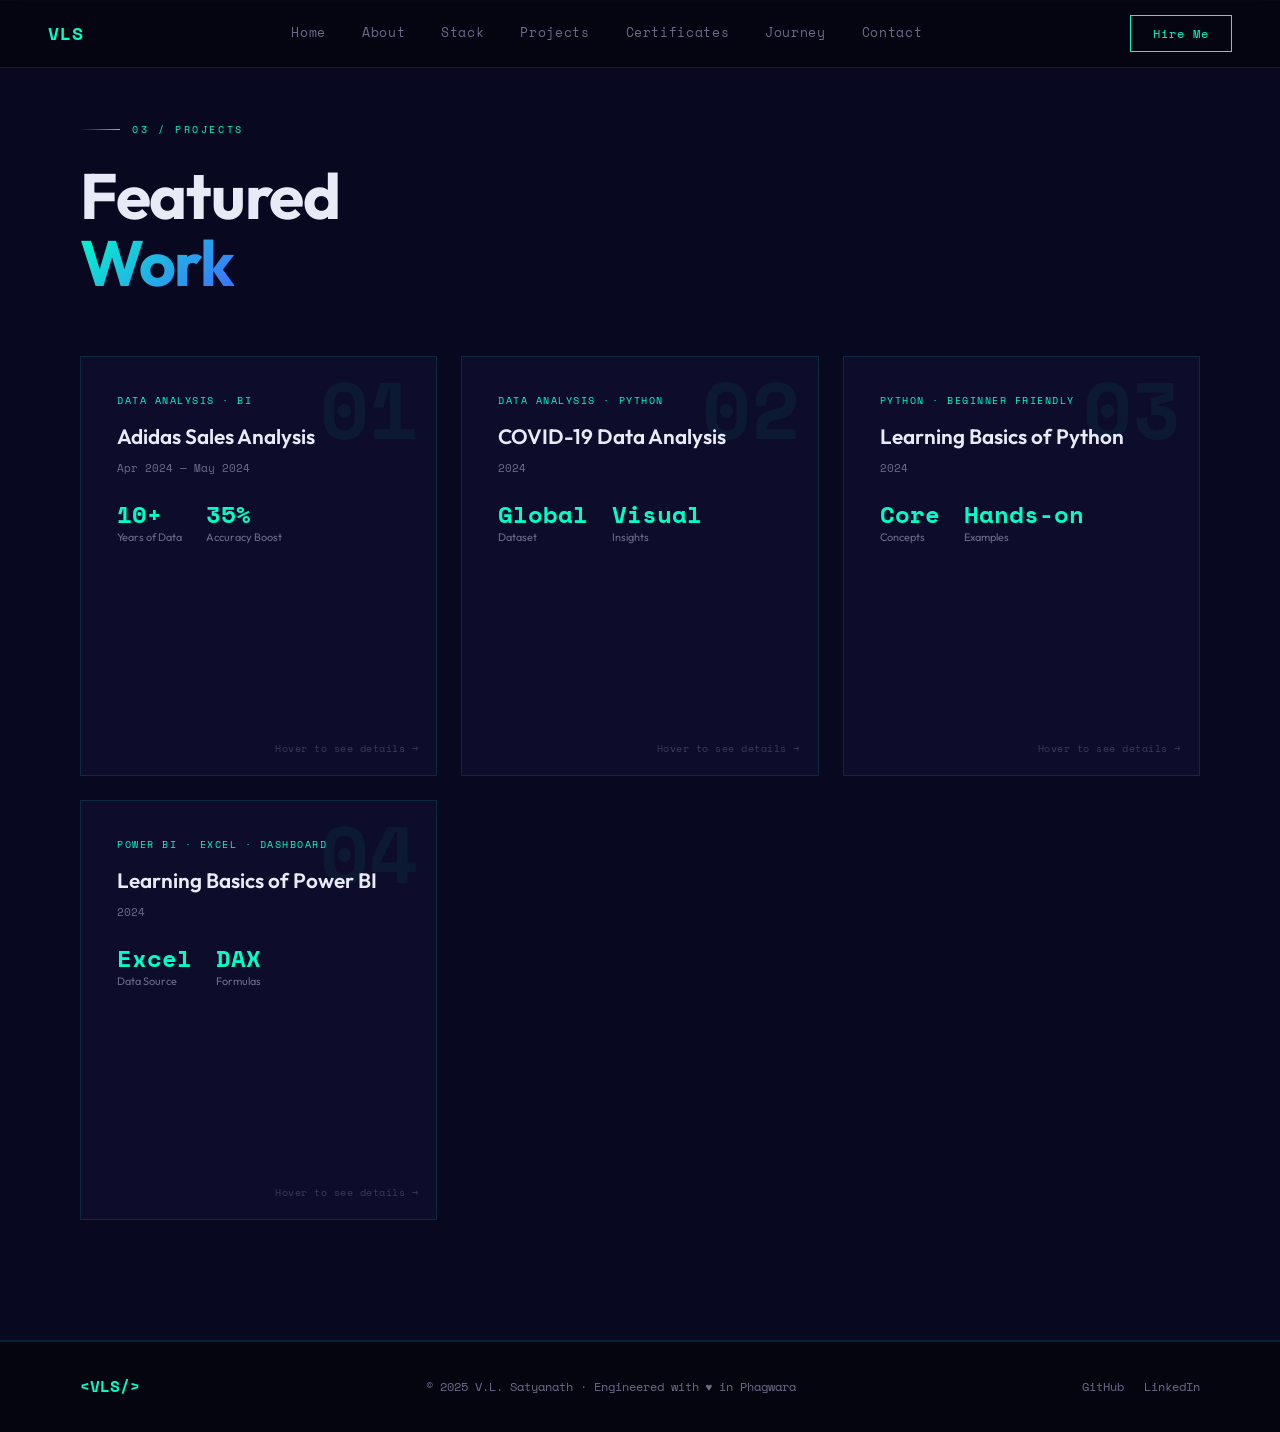
<file: projects.html>
<!DOCTYPE html>
<html lang="en">
<head>
  <meta charset="UTF-8"/>
  <meta name="viewport" content="width=device-width, initial-scale=1.0"/>
  <title>Projects — V.L. Satyanath</title>
  <link rel="preconnect" href="https://fonts.googleapis.com"/>
  <link href="https://fonts.googleapis.com/css2?family=Space+Mono:ital,wght@0,400;0,700;1,400&family=Clash+Display:wght@400;500;600;700&family=Outfit:wght@300;400;500;600&display=swap" rel="stylesheet"/>
  <link rel="stylesheet" href="style.css"/>
</head>
<body>

  <!-- Loader -->
  <div id="loader">
    <div class="loader-inner">
      <div class="loader-bar-wrap"><div class="loader-bar"></div></div>
      <div class="loader-text"><span id="loader-pct">0</span>%</div>
      <div class="loader-label">Initializing System...</div>
    </div>
  </div>

  <!-- Custom Cursor -->
  <div class="cursor-dot" id="cursorDot"></div>
  <div class="cursor-outline" id="cursorOutline"></div>

  <!-- Background Canvas -->
  <canvas id="bgCanvas"></canvas>

  <!-- Nav -->
  <nav id="mainNav">
    <div class="nav-brand">
      <span class="brand-bracket">VLS</span>
    </div>
    <ul class="nav-links">
      <li><a href="index.html" data-text="Home">Home</a></li>
      <li><a href="about.html" data-text="About">About</a></li>
      <li><a href="stack.html" data-text="Stack">Stack</a></li>
      <li><a href="projects.html" data-text="Projects">Projects</a></li>
      <li><a href="certificates.html" data-text="Certificates">Certificates</a></li>
      <li><a href="journey.html" data-text="Journey">Journey</a></li>
      <li><a href="contact.html" data-text="Contact">Contact</a></li>
    </ul>
    <a href="contact.html" class="nav-cta">Hire Me</a>
    <button class="hamburger" id="hamburger" aria-label="menu">
      <span></span><span></span><span></span>
    </button>
  </nav>

  <!-- Mobile Menu -->
  <div class="mobile-menu" id="mobileMenu">
    <ul>
      <li><a href="index.html" class="mob-link">Home</a></li>
      <li><a href="about.html" class="mob-link">About</a></li>
      <li><a href="stack.html" class="mob-link">Stack</a></li>
      <li><a href="projects.html" class="mob-link">Projects</a></li>
      <li><a href="certificates.html" class="mob-link">Certificates</a></li>
      <li><a href="journey.html" class="mob-link">Journey</a></li>
      <li><a href="contact.html" class="mob-link">Contact</a></li>
    </ul>
  </div>

  <!-- ═══════════ PROJECTS ═══════════ -->
  <section id="projects">
    <div class="section-tag">03 / Projects</div>
    <h2 class="section-heading reveal">Featured<br/><em>Work</em></h2>
    <div class="projects-wrap">


      <!-- Project 1 -->
      <div class="project-flip reveal">
        <div class="flip-inner">
          <div class="flip-front">
            <div class="pf-number">01</div>
            <div class="pf-tag">Data Analysis · BI</div>
            <h3 class="pf-title">Adidas Sales Analysis</h3>
            <p class="pf-date">Apr 2024 — May 2024</p>
            <div class="pf-metrics">
              <div class="metric"><span>10+</span><small>Years of Data</small></div>
              <div class="metric"><span>35%</span><small>Accuracy Boost</small></div>
            </div>
            <div class="pf-hover-hint">Hover to see details →</div>
          </div>
          <div class="flip-back">
            <h3>Adidas Sales Analysis</h3>
            <p>Comprehensive EDA of 10+ years (2011–2022) of Adidas sales data uncovering growth trends, seasonality, and business insights.</p>
            <ul>
              <li>✓ Cleaned 10+ years of historical data</li>
              <li>✓ Advanced pivot table analysis</li>
              <li>✓ Pricing & inventory optimization</li>
              <li>✓ High-value category identification</li>
            </ul>
            <div class="flip-tech">
              <span>Excel</span><span>Pivot Tables</span><span>EDA</span><span>Data Viz</span>
            </div>
            <a href="https://github.com/splv181819/learning-basics-about-excel" target="_blank" rel="noopener noreferrer" class="flip-btn">View on GitHub →</a>
          </div>
        </div>
      </div>

      <!-- Project 2 -->
      <div class="project-flip reveal">
        <div class="flip-inner">
          <div class="flip-front">
            <div class="pf-number">02</div>
            <div class="pf-tag">Data Analysis · Python</div>
            <h3 class="pf-title">COVID-19 Data Analysis</h3>
            <p class="pf-date">2024</p>
            <div class="pf-metrics">
              <div class="metric"><span>Global</span><small>Dataset</small></div>
              <div class="metric"><span>Visual</span><small>Insights</small></div>
            </div>
            <div class="pf-hover-hint">Hover to see details →</div>
          </div>
          <div class="flip-back">
            <h3>COVID-19 Data Analysis</h3>
            <p>An exploratory data analysis project on global COVID-19 spread, mortality trends, and recovery rates using Python visualization libraries.</p>
            <ul>
              <li>✓ Analyzed global cases, deaths & recovery trends</li>
              <li>✓ Built interactive charts with Matplotlib & Seaborn</li>
              <li>✓ Country-wise & timeline comparisons</li>
              <li>✓ Cleaned & processed real-world WHO dataset</li>
            </ul>
            <div class="flip-tech">
              <span>Python</span><span>Pandas</span><span>NumPy</span><span>Matplotlib</span><span>Seaborn</span>
            </div>
            <a href="https://github.com/splv181819/covid19" target="_blank" rel="noopener noreferrer" class="flip-btn">View on GitHub →</a>
          </div>
        </div>
      </div>

      <!-- Project 3 -->
      <div class="project-flip reveal">
        <div class="flip-inner">
          <div class="flip-front">
            <div class="pf-number">03</div>
            <div class="pf-tag">Python · Beginner Friendly</div>
            <h3 class="pf-title">Learning Basics of Python</h3>
            <p class="pf-date">2024</p>
            <div class="pf-metrics">
              <div class="metric"><span>Core</span><small>Concepts</small></div>
              <div class="metric"><span>Hands-on</span><small>Examples</small></div>
            </div>
            <div class="pf-hover-hint">Hover to see details →</div>
          </div>
          <div class="flip-back">
            <h3>Learning Basics of Python</h3>
            <p>A structured collection of Python fundamentals — covering core syntax, data structures, functions, and OOP concepts with hands-on code examples.</p>
            <ul>
              <li>✓ Variables, loops, conditions & functions</li>
              <li>✓ Lists, tuples, dicts & sets in practice</li>
              <li>✓ Object-Oriented Programming basics</li>
              <li>✓ File handling & exception management</li>
            </ul>
            <div class="flip-tech">
              <span>Python</span><span>OOP</span><span>Data Structures</span><span>File I/O</span>
            </div>
            <a href="https://github.com/splv181819/learning-basics-about-excel" target="_blank" rel="noopener noreferrer" class="flip-btn">View on GitHub →</a>
          </div>
        </div>
      </div>

      <!-- Project 4 -->
      <div class="project-flip reveal">
        <div class="flip-inner">
          <div class="flip-front">
            <div class="pf-number">04</div>
            <div class="pf-tag">Power BI · Excel · Dashboard</div>
            <h3 class="pf-title">Learning Basics of Power BI</h3>
            <p class="pf-date">2024</p>
            <div class="pf-metrics">
              <div class="metric"><span>Excel</span><small>Data Source</small></div>
              <div class="metric"><span>DAX</span><small>Formulas</small></div>
            </div>
            <div class="pf-hover-hint">Hover to see details →</div>
          </div>
          <div class="flip-back">
            <h3>Learning Basics of Power BI</h3>
            <p>A hands-on Power BI learning project using real Excel datasets to build interactive dashboards, apply DAX formulas, and explore data relationships.</p>
            <ul>
              <li>✓ Connected Excel data source to Power BI</li>
              <li>✓ Built interactive reports & visual dashboards</li>
              <li>✓ Applied DAX measures & calculated columns</li>
              <li>✓ Explored filters, slicers & drill-through</li>
            </ul>
            <div class="flip-tech">
              <span>Power BI</span><span>Excel</span><span>DAX</span><span>Data Modeling</span>
            </div>
            <a href="https://github.com/splv181819/learning-basics-about-powerbi" target="_blank" rel="noopener noreferrer" class="flip-btn">View on GitHub →</a>
          </div>
        </div>
      </div>

    </div>
  </section>

  <!-- Footer -->
  <footer>
    <div class="footer-inner">
      <div class="footer-brand">
        <span class="brand-bracket">&lt;</span>VLS<span class="brand-bracket">/&gt;</span>
      </div>
      <p class="footer-copy">© 2025 V.L. Satyanath · Engineered with ♥ in Phagwara</p>
      <div class="footer-links">
        <a href="https://github.com/splv181819" target="_blank" rel="noopener noreferrer">GitHub</a>
        <a href="https://www.linkedin.com/in/lokeshsatyanath/" target="_blank" rel="noopener noreferrer">LinkedIn</a>
      </div>
    </div>
  </footer>

  <script src="script.js"></script>
</body>
</html>
</file>
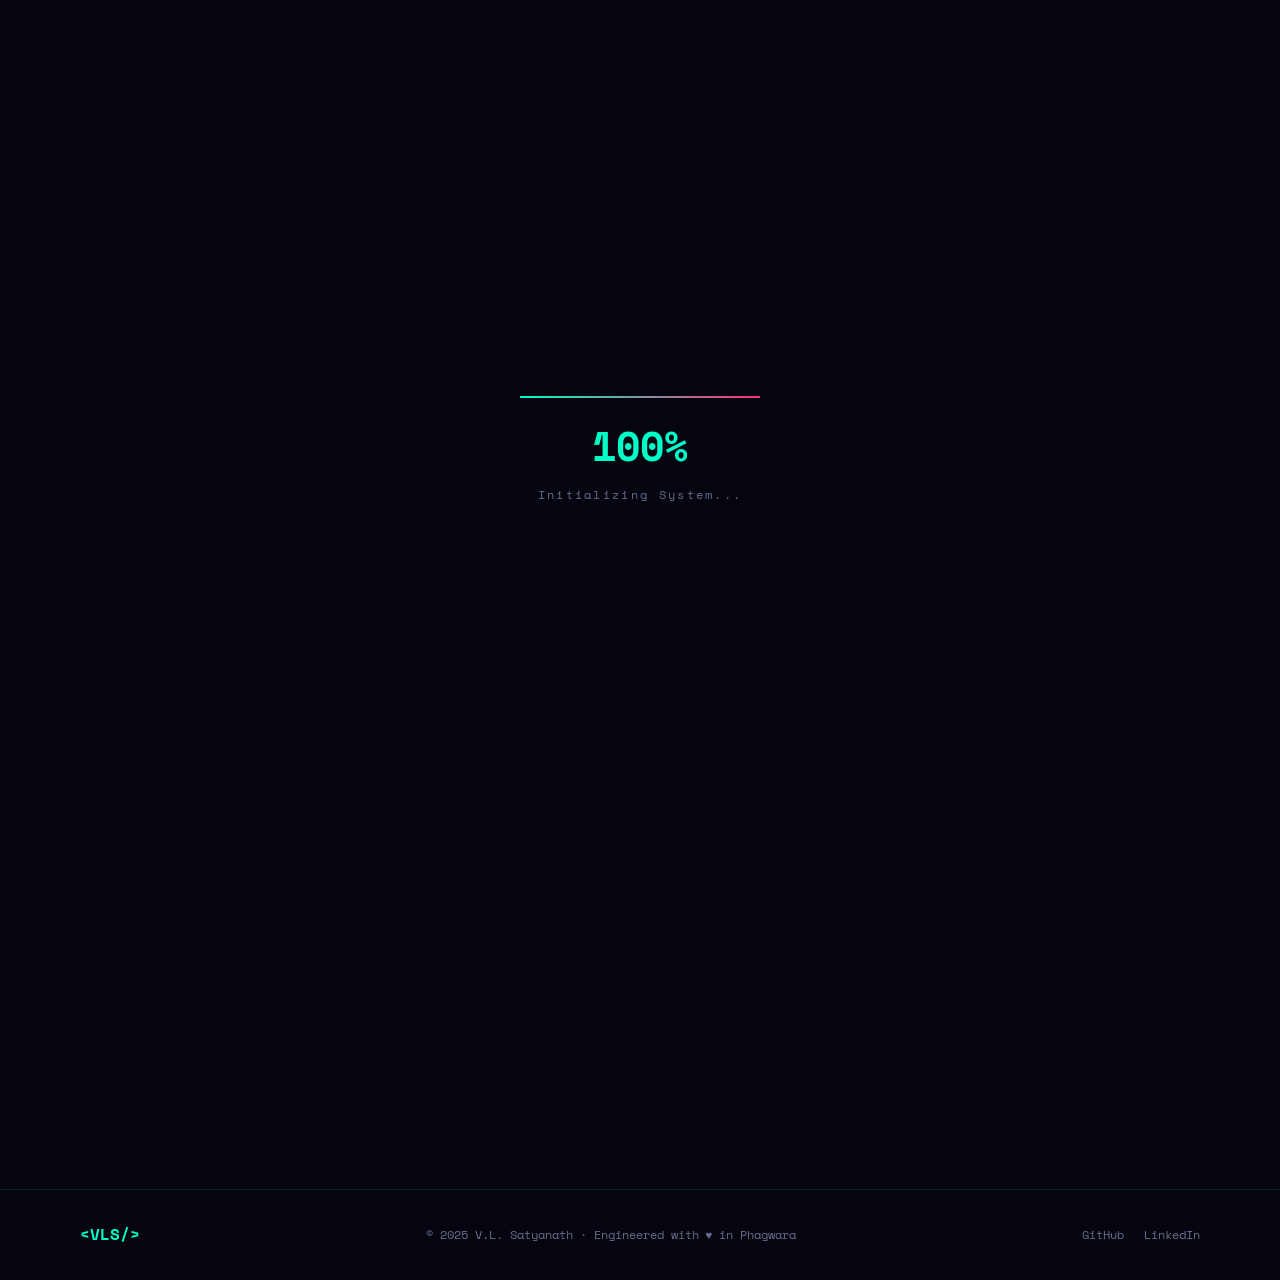
<file: stack.html>
<!DOCTYPE html>
<html lang="en">
<head>
  <meta charset="UTF-8"/>
  <meta name="viewport" content="width=device-width, initial-scale=1.0"/>
  <title>Tech Stack — V.L. Satyanath</title>
  <link rel="preconnect" href="https://fonts.googleapis.com"/>
  <link href="https://fonts.googleapis.com/css2?family=Space+Mono:ital,wght@0,400;0,700;1,400&family=Clash+Display:wght@400;500;600;700&family=Outfit:wght@300;400;500;600&display=swap" rel="stylesheet"/>
  <link rel="stylesheet" href="style.css"/>
</head>
<body>

  <!-- Loader -->
  <div id="loader">
    <div class="loader-inner">
      <div class="loader-bar-wrap"><div class="loader-bar"></div></div>
      <div class="loader-text"><span id="loader-pct">0</span>%</div>
      <div class="loader-label">Initializing System...</div>
    </div>
  </div>

  <!-- Custom Cursor -->
  <div class="cursor-dot" id="cursorDot"></div>
  <div class="cursor-outline" id="cursorOutline"></div>

  <!-- Background Canvas -->
  <canvas id="bgCanvas"></canvas>

  <!-- Nav -->
  <nav id="mainNav">
    <div class="nav-brand">
      <span class="brand-bracket">VLS</span>
    </div>
    <ul class="nav-links">
      <li><a href="index.html" data-text="Home">Home</a></li>
      <li><a href="about.html" data-text="About">About</a></li>
      <li><a href="stack.html" data-text="Stack">Stack</a></li>
      <li><a href="projects.html" data-text="Projects">Projects</a></li>
      <li><a href="certificates.html" data-text="Certificates">Certificates</a></li>
      <li><a href="journey.html" data-text="Journey">Journey</a></li>
      <li><a href="contact.html" data-text="Contact">Contact</a></li>
    </ul>
    <a href="contact.html" class="nav-cta">Hire Me</a>
    <button class="hamburger" id="hamburger" aria-label="menu">
      <span></span><span></span><span></span>
    </button>
  </nav>

  <!-- Mobile Menu -->
  <div class="mobile-menu" id="mobileMenu">
    <ul>
      <li><a href="index.html" class="mob-link">Home</a></li>
      <li><a href="about.html" class="mob-link">About</a></li>
      <li><a href="stack.html" class="mob-link">Stack</a></li>
      <li><a href="projects.html" class="mob-link">Projects</a></li>
      <li><a href="certificates.html" class="mob-link">Certificates</a></li>
      <li><a href="journey.html" class="mob-link">Journey</a></li>
      <li><a href="contact.html" class="mob-link">Contact</a></li>
    </ul>
  </div>

  <!-- ═══════════ STACK ═══════════ -->
  <section id="stack">
    <div class="section-tag">02 / Tech Stack</div>
    <h2 class="section-heading reveal">Technologies I<br/><em>Work With</em></h2>
    <div class="stack-grid">

      <div class="stack-card reveal" data-tilt>
        <div class="stack-icon">🐍</div>
        <h3>Languages</h3>
        <div class="skill-list">
          <div class="skill-row"><span class="skill-name">Python</span><div class="skill-bar"><div class="skill-fill" data-w="90"></div></div><span class="skill-pct">90%</span></div>
          <div class="skill-row"><span class="skill-name">Java</span><div class="skill-bar"><div class="skill-fill" data-w="75"></div></div><span class="skill-pct">75%</span></div>
          <div class="skill-row"><span class="skill-name">C / C++</span><div class="skill-bar"><div class="skill-fill" data-w="70"></div></div><span class="skill-pct">70%</span></div>
          <div class="skill-row"><span class="skill-name">SQL</span><div class="skill-bar"><div class="skill-fill" data-w="80"></div></div><span class="skill-pct">80%</span></div>
        </div>
      </div>

      <div class="stack-card reveal" data-tilt>
        <div class="stack-icon">🤖</div>
        <h3>ML / Data</h3>
        <div class="skill-list">
          <div class="skill-row"><span class="skill-name">Scikit-Learn</span><div class="skill-bar"><div class="skill-fill" data-w="85"></div></div><span class="skill-pct">85%</span></div>
          <div class="skill-row"><span class="skill-name">NumPy / Pandas</span><div class="skill-bar"><div class="skill-fill" data-w="88"></div></div><span class="skill-pct">88%</span></div>
          <div class="skill-row"><span class="skill-name">Matplotlib / Seaborn</span><div class="skill-bar"><div class="skill-fill" data-w="82"></div></div><span class="skill-pct">82%</span></div>
          <div class="skill-row"><span class="skill-name">NLTK / TF-IDF</span><div class="skill-bar"><div class="skill-fill" data-w="78"></div></div><span class="skill-pct">78%</span></div>
        </div>
      </div>

      <div class="stack-card reveal" data-tilt>
        <div class="stack-icon">🌐</div>
        <h3>Web Dev</h3>
        <div class="skill-list">
          <div class="skill-row"><span class="skill-name">React.js</span><div class="skill-bar"><div class="skill-fill" data-w="72"></div></div><span class="skill-pct">72%</span></div>
          <div class="skill-row"><span class="skill-name">PHP / CodeIgniter</span><div class="skill-bar"><div class="skill-fill" data-w="65"></div></div><span class="skill-pct">65%</span></div>
          <div class="skill-row"><span class="skill-name">HTML / CSS / JS</span><div class="skill-bar"><div class="skill-fill" data-w="80"></div></div><span class="skill-pct">80%</span></div>
          <div class="skill-row"><span class="skill-name">.NET Framework</span><div class="skill-bar"><div class="skill-fill" data-w="60"></div></div><span class="skill-pct">60%</span></div>
        </div>
      </div>

      <div class="stack-card reveal" data-tilt>
        <div class="stack-icon">🛠️</div>
        <h3>Tools & BI</h3>
        <div class="skill-list">
          <div class="skill-row"><span class="skill-name">Power BI</span><div class="skill-bar"><div class="skill-fill" data-w="80"></div></div><span class="skill-pct">80%</span></div>
          <div class="skill-row"><span class="skill-name">MySQL</span><div class="skill-bar"><div class="skill-fill" data-w="78"></div></div><span class="skill-pct">78%</span></div>
          <div class="skill-row"><span class="skill-name">Microsoft Excel</span><div class="skill-bar"><div class="skill-fill" data-w="88"></div></div><span class="skill-pct">88%</span></div>
          <div class="skill-row"><span class="skill-name">GitHub / VS Code</span><div class="skill-bar"><div class="skill-fill" data-w="85"></div></div><span class="skill-pct">85%</span></div>
        </div>
      </div>

    </div>

    <!-- Tech Orbit -->
    <div class="orbit-wrap reveal">
      <div class="orbit-center">
        <span>Full<br/>Stack</span>
      </div>
      <div class="orbit orbit-1">
        <div class="orbit-item" style="--i:0">Python</div>
        <div class="orbit-item" style="--i:1">React</div>
        <div class="orbit-item" style="--i:2">SQL</div>
        <div class="orbit-item" style="--i:3">Java</div>
      </div>
      <div class="orbit orbit-2">
        <div class="orbit-item" style="--i:0">Scikit</div>
        <div class="orbit-item" style="--i:1">NumPy</div>
        <div class="orbit-item" style="--i:2">Power BI</div>
        <div class="orbit-item" style="--i:3">GitHub</div>
        <div class="orbit-item" style="--i:4">NLTK</div>
      </div>
    </div>
  </section>

  <!-- Footer -->
  <footer>
    <div class="footer-inner">
      <div class="footer-brand">
        <span class="brand-bracket">&lt;</span>VLS<span class="brand-bracket">/&gt;</span>
      </div>
      <p class="footer-copy">© 2025 V.L. Satyanath · Engineered with ♥ in Phagwara</p>
      <div class="footer-links">
        <a href="https://github.com/splv181819" target="_blank" rel="noopener noreferrer">GitHub</a>
        <a href="https://www.linkedin.com/in/lokeshsatyanath/" target="_blank" rel="noopener noreferrer">LinkedIn</a>
      </div>
    </div>
  </footer>

  <script src="script.js"></script>
</body>
</html>
</file>
<file: style.css>
/* ═══════════════════════════════════════════
   V.L. SATYANATH — FULL STACK PORTFOLIO CSS
   Theme: Cyberpunk / Deep Tech
   ═══════════════════════════════════════════ */

@import url('https://fonts.googleapis.com/css2?family=Space+Mono:ital,wght@0,400;0,700;1,400&family=Outfit:wght@300;400;500;600;700&display=swap');

/* ── Variables ── */
:root {
  --bg:       #050510;
  --bg2:      #080820;
  --surface:  #0d0d2b;
  --surface2: #12122e;
  --border:   rgba(0, 255, 200, 0.12);
  --border2:  rgba(0, 255, 200, 0.25);
  --cyan:     #00ffc8;
  --magenta:  #ff2d78;
  --blue:     #4169ff;
  --text:     #e8eaf6;
  --muted:    #6b6b8a;
  --muted2:   #3a3a5c;
  --mono:     'Space Mono', monospace;
  --sans:     'Outfit', sans-serif;
  --glow-c:   0 0 20px rgba(0,255,200,0.4), 0 0 60px rgba(0,255,200,0.15);
  --glow-m:   0 0 20px rgba(255,45,120,0.4), 0 0 60px rgba(255,45,120,0.15);
}

/* ── Reset & Base ── */
*, *::before, *::after { box-sizing: border-box; margin: 0; padding: 0; }
html { scroll-behavior: smooth; }
body {
  background: var(--bg);
  color: var(--text);
  font-family: var(--sans);
  font-weight: 400;
  overflow-x: hidden;
  cursor: auto;
  line-height: 1.6;
}
::selection { background: rgba(0,255,200,0.25); color: #fff; }

/* ── Custom Cursor (disabled) ── */
.cursor-dot, .cursor-outline { display: none; }

/* ── Canvas ── */
#bgCanvas {
  position: fixed;
  inset: 0;
  z-index: 0;
  pointer-events: none;
  opacity: 0.5;
}

/* ── Loader ── */
#loader {
  position: fixed;
  inset: 0;
  z-index: 10000;
  background: var(--bg);
  display: flex;
  align-items: center;
  justify-content: center;
  transition: opacity 0.6s ease, visibility 0.6s ease;
}
#loader.done { opacity: 0; visibility: hidden; }
.loader-inner { text-align: center; }
.loader-bar-wrap {
  width: 240px;
  height: 2px;
  background: var(--muted2);
  margin: 0 auto 16px;
  overflow: hidden;
}
.loader-bar {
  height: 100%;
  background: linear-gradient(90deg, var(--cyan), var(--magenta));
  width: 0%;
  transition: width 0.1s linear;
  box-shadow: var(--glow-c);
}
.loader-text {
  font-family: var(--mono);
  font-size: 2.5rem;
  font-weight: 700;
  color: var(--cyan);
}
.loader-label {
  font-family: var(--mono);
  font-size: 0.72rem;
  letter-spacing: 0.2em;
  color: var(--muted);
  margin-top: 8px;
}

/* ── Nav ── */
#mainNav {
  position: fixed;
  top: 0; left: 0; right: 0;
  z-index: 500;
  display: flex;
  align-items: center;
  justify-content: space-between;
  padding: 0 48px;
  height: 68px;
  background: rgba(5,5,16,0.8);
  backdrop-filter: blur(16px);
  border-bottom: 1px solid var(--border);
  transition: all 0.3s;
}
#mainNav.scrolled {
  height: 58px;
  background: rgba(5,5,16,0.95);
}
.nav-brand {
  font-family: var(--mono);
  font-size: 1.1rem;
  font-weight: 700;
  color: var(--cyan);
  letter-spacing: 0.05em;
}
.nav-links {
  display: flex;
  list-style: none;
  gap: 0;
}
.nav-links a {
  display: block;
  padding: 8px 18px;
  font-size: 0.8rem;
  letter-spacing: 0.05em;
  color: var(--muted);
  text-decoration: none;
  font-family: var(--mono);
  position: relative;
  transition: color 0.2s;
}
.nav-links a::after {
  content: '';
  position: absolute;
  bottom: 4px; left: 18px; right: 18px;
  height: 1px;
  background: var(--cyan);
  transform: scaleX(0);
  transition: transform 0.25s ease;
}
.nav-links a:hover { color: var(--cyan); }
.nav-links a:hover::after { transform: scaleX(1); }
.nav-cta {
  display: inline-block;
  padding: 8px 22px;
  border: 1px solid var(--cyan);
  color: var(--cyan);
  font-family: var(--mono);
  font-size: 0.78rem;
  text-decoration: none;
  letter-spacing: 0.08em;
  transition: all 0.2s;
}
.nav-cta:hover {
  background: var(--cyan);
  color: var(--bg);
  box-shadow: var(--glow-c);
}
.hamburger {
  display: none;
  flex-direction: column;
  gap: 5px;
  background: none;
  border: none;
  cursor: pointer;
  padding: 4px;
}
.hamburger span {
  display: block;
  width: 24px;
  height: 1.5px;
  background: var(--text);
  transition: all 0.3s;
}
.hamburger.open span:nth-child(1) { transform: translateY(6.5px) rotate(45deg); }
.hamburger.open span:nth-child(2) { opacity: 0; }
.hamburger.open span:nth-child(3) { transform: translateY(-6.5px) rotate(-45deg); }

/* Mobile menu */
.mobile-menu {
  position: fixed;
  inset: 68px 0 0 0;
  z-index: 490;
  background: rgba(5,5,16,0.98);
  transform: translateX(100%);
  transition: transform 0.35s cubic-bezier(0.77,0,0.175,1);
  display: flex;
  align-items: center;
  justify-content: center;
}
.mobile-menu.open { transform: translateX(0); }
.mobile-menu ul { list-style: none; text-align: center; display: flex; flex-direction: column; gap: 24px; }
.mob-link {
  font-family: var(--mono);
  font-size: 1.5rem;
  color: var(--text);
  text-decoration: none;
  transition: color 0.2s;
}
.mob-link:hover { color: var(--cyan); }

/* ── Sections shared ── */
section {
  position: relative;
  z-index: 1;
  padding: 120px 80px;
}
.section-tag {
  font-family: var(--mono);
  font-size: 0.65rem;
  letter-spacing: 0.25em;
  text-transform: uppercase;
  color: var(--cyan);
  margin-bottom: 24px;
  display: flex;
  align-items: center;
  gap: 12px;
}
.section-tag::before {
  content: '';
  display: block;
  width: 40px;
  height: 1px;
  background: linear-gradient(to right, transparent, var(--cyan));
}
.section-heading {
  font-family: var(--sans);
  font-weight: 700;
  font-size: clamp(2.2rem, 5vw, 4rem);
  line-height: 1.05;
  letter-spacing: -0.02em;
  margin-bottom: 60px;
}
.section-heading em {
  font-style: normal;
  background: linear-gradient(135deg, var(--cyan), var(--blue));
  -webkit-background-clip: text;
  -webkit-text-fill-color: transparent;
  background-clip: text;
}

/* Reveal animation */
.reveal {
  opacity: 0;
  transform: translateY(32px);
  transition: opacity 0.75s cubic-bezier(0.4,0,0.2,1), transform 0.75s cubic-bezier(0.4,0,0.2,1);
}
.reveal.visible { opacity: 1; transform: translateY(0); }

/* ══════════════════════════════
   HERO
══════════════════════════════ */
#hero {
  min-height: 100vh;
  display: grid;
  grid-template-columns: 1fr 1fr;
  align-items: center;
  gap: 60px;
  padding: 120px 80px 80px;
  position: relative;
}
.hero-content {
  display: flex;
  flex-direction: column;
  align-items: flex-start;
  z-index: 1;
}
.hero-eyebrow {
  display: inline-flex;
  align-items: center;
  gap: 8px;
  font-family: var(--mono);
  font-size: 0.72rem;
  letter-spacing: 0.15em;
  color: var(--cyan);
  padding: 6px 14px;
  border: 1px solid rgba(0,255,200,0.3);
  background: rgba(0,255,200,0.05);
  margin-bottom: 24px;
  animation: fadeUp 0.8s ease 1.2s both;
}
.eyebrow-dot {
  width: 6px; height: 6px;
  background: var(--cyan);
  border-radius: 50%;
  animation: pulse 2s ease infinite;
}
.hero-name {
  font-family: var(--sans);
  font-weight: 700;
  font-size: clamp(3rem, 8vw, 6.5rem);
  line-height: 1;
  letter-spacing: -0.03em;
  margin-bottom: 20px;
  animation: fadeUp 0.8s ease 1.4s both;
}
.glitch { position: relative; color: var(--text); }
.glitch::before, .glitch::after {
  content: attr(data-text);
  position: absolute;
  inset: 0;
  pointer-events: none;
}
.glitch::before {
  color: var(--cyan);
  clip-path: polygon(0 15%, 100% 15%, 100% 35%, 0 35%);
  transform: translateX(-3px);
  animation: glitch1 4s steps(1) infinite;
}
.glitch::after {
  color: var(--magenta);
  clip-path: polygon(0 60%, 100% 60%, 100% 80%, 0 80%);
  transform: translateX(3px);
  animation: glitch2 4s steps(1) infinite;
}
@keyframes glitch1 {
  0%,80%,100% { transform:translateX(0); clip-path:polygon(0 15%,100% 15%,100% 35%,0 35%); }
  82% { transform:translateX(-6px); clip-path:polygon(0 25%,100% 25%,100% 30%,0 30%); }
  84% { transform:translateX(4px);  clip-path:polygon(0 0%,100% 0%,100% 5%,0 5%); }
  86% { transform:translateX(0); }
}
@keyframes glitch2 {
  0%,75%,100% { transform:translateX(0); clip-path:polygon(0 60%,100% 60%,100% 80%,0 80%); }
  77% { transform:translateX(6px);  clip-path:polygon(0 65%,100% 65%,100% 70%,0 70%); }
  79% { transform:translateX(-4px); clip-path:polygon(0 90%,100% 90%,100% 95%,0 95%); }
  81% { transform:translateX(0); }
}
.hero-role {
  font-family: var(--mono);
  font-size: clamp(1rem, 2vw, 1.4rem);
  color: var(--cyan);
  margin-bottom: 24px;
  display: flex;
  align-items: center;
  gap: 8px;
  animation: fadeUp 0.8s ease 1.6s both;
}
.role-prefix { color: var(--magenta); }
.cursor-blink { animation: blink 1s step-end infinite; color: var(--cyan); }
@keyframes blink { 0%,100%{opacity:1} 50%{opacity:0} }
.hero-bio {
  font-size: 1.05rem;
  color: var(--muted);
  max-width: 480px;
  margin-bottom: 36px;
  line-height: 1.8;
  animation: fadeUp 0.8s ease 1.8s both;
}
.hero-actions {
  display: flex;
  gap: 16px;
  flex-wrap: wrap;
  margin-bottom: 48px;
  animation: fadeUp 0.8s ease 2s both;
}
.btn-primary {
  display: inline-flex;
  align-items: center;
  gap: 8px;
  padding: 14px 28px;
  background: var(--cyan);
  color: var(--bg);
  font-family: var(--mono);
  font-size: 0.82rem;
  font-weight: 700;
  letter-spacing: 0.06em;
  text-decoration: none;
  transition: all 0.25s;
  position: relative;
  overflow: hidden;
  cursor: pointer;
  border: none;
}
.btn-primary::before {
  content: '';
  position: absolute;
  inset: 0;
  background: var(--magenta);
  transform: translateX(-100%);
  transition: transform 0.3s ease;
  z-index: 0;
}
.btn-primary:hover::before { transform: translateX(0); }
.btn-primary span, .btn-primary svg { position: relative; z-index: 1; }
.btn-primary svg { width: 16px; height: 16px; transition: transform 0.2s; }
.btn-primary:hover svg { transform: translateX(4px); }
.btn-outline {
  display: inline-flex;
  align-items: center;
  padding: 14px 28px;
  border: 1px solid var(--muted2);
  color: var(--text);
  font-family: var(--mono);
  font-size: 0.82rem;
  letter-spacing: 0.06em;
  text-decoration: none;
  transition: all 0.2s;
}
.btn-outline:hover { border-color: var(--cyan); color: var(--cyan); box-shadow: var(--glow-c); }
.hero-stats {
  display: flex;
  align-items: center;
  gap: 32px;
  animation: fadeUp 0.8s ease 2.2s both;
}
.hstat { display: flex; flex-direction: column; gap: 2px; }
.hstat-n, .hstat-suf {
  font-family: var(--mono);
  font-size: 1.8rem;
  font-weight: 700;
  color: var(--cyan);
  line-height: 1;
  display: inline;
}
.hstat-l { font-size: 0.7rem; color: var(--muted); letter-spacing: 0.1em; text-transform: uppercase; }
.hstat-sep { width: 1px; height: 36px; background: var(--muted2); }
.hero-visual {
  position: relative;
  display: flex;
  flex-direction: column;
  align-items: center;
  gap: 28px;
  z-index: 1;
  animation: fadeUp 0.8s ease 1.6s both;
}

/* ══════════════════════════════
   PHOTO FRAME
══════════════════════════════ */
.photo-wrapper { position: relative; width: 180px; height: 180px; flex-shrink: 0; }
.photo-ring {
  position: absolute;
  inset: -12px;
  border-radius: 50%;
  border: 1px dashed rgba(0,255,200,0.35);
  animation: spinOrbit 10s linear infinite;
  pointer-events: none;
}
.ring-2 {
  inset: -24px;
  border-color: rgba(255,45,120,0.2);
  animation: spinOrbit 16s linear infinite reverse;
}
.hero-photo {
  width: 180px; height: 180px;
  border-radius: 50%;
  object-fit: cover;
  object-position: top center;
  border: 3px solid var(--cyan);
  box-shadow: 0 0 0 6px rgba(0,255,200,0.08), var(--glow-c);
  display: block;
  position: relative;
  z-index: 2;
  transition: transform 0.4s ease, box-shadow 0.4s ease;
}
.hero-photo:hover {
  transform: scale(1.05);
  box-shadow: 0 0 0 8px rgba(0,255,200,0.14), 0 0 48px rgba(0,255,200,0.4);
}
.photo-status {
  position: absolute;
  bottom: 2px; left: 50%;
  transform: translateX(-50%);
  background: var(--bg);
  border: 1px solid var(--border2);
  color: var(--cyan);
  font-family: var(--mono);
  font-size: 0.58rem;
  letter-spacing: 0.1em;
  padding: 4px 10px;
  white-space: nowrap;
  display: flex;
  align-items: center;
  gap: 5px;
  z-index: 3;
  box-shadow: 0 4px 12px rgba(0,0,0,0.6);
}
.photo-placeholder {
  display: none;
  width: 180px; height: 180px;
  border-radius: 50%;
  border: 2px dashed var(--border2);
  background: var(--surface);
  flex-direction: column;
  align-items: center;
  justify-content: center;
  gap: 8px;
  color: var(--muted);
  font-family: var(--mono);
  font-size: 0.62rem;
  text-align: center;
  position: relative;
  z-index: 2;
}
.photo-placeholder svg { width: 36px; height: 36px; opacity: 0.35; }

/* ── Terminal Card ── */
.terminal-card {
  width: 100%;
  max-width: 460px;
  background: rgba(8,8,30,0.9);
  border: 1px solid var(--border2);
  box-shadow: 0 0 60px rgba(0,255,200,0.08), inset 0 0 40px rgba(0,0,0,0.4);
  backdrop-filter: blur(12px);
  position: relative;
  z-index: 2;
}
.terminal-header {
  display: flex; align-items: center; gap: 8px;
  padding: 12px 16px;
  border-bottom: 1px solid var(--border);
  background: rgba(0,0,0,0.3);
}
.t-dot { width: 10px; height: 10px; border-radius: 50%; }
.t-dot.red    { background: #ff5f57; }
.t-dot.yellow { background: #febc2e; }
.t-dot.green  { background: #28c840; }
.t-title { font-family: var(--mono); font-size: 0.7rem; color: var(--muted); margin-left: 8px; }
.terminal-body {
  padding: 20px 20px 24px;
  font-family: var(--mono);
  font-size: 0.78rem;
  line-height: 2;
  min-height: 220px;
}
.t-line   { min-height: 1.5em; }
.t-prompt { color: var(--cyan); margin-right: 8px; }
.t-cmd    { color: #ffe57a; }
.t-out    { color: var(--muted); padding-left: 4px; }
.thl      { color: var(--cyan); }

/* ── Floating Badges ── */
.float-badge {
  position: absolute;
  display: flex; align-items: center; gap: 6px;
  padding: 8px 14px;
  background: rgba(8,8,30,0.95);
  border: 1px solid var(--border2);
  font-family: var(--mono);
  font-size: 0.7rem;
  color: var(--cyan);
  backdrop-filter: blur(8px);
  z-index: 3;
  box-shadow: 0 8px 24px rgba(0,0,0,0.4);
}
.float-badge svg { width: 14px; height: 14px; }
.badge-1 { top:-18px; right:20px;   animation: floatY 3s   ease-in-out        infinite; }
.badge-2 { bottom:20px; left:-20px; animation: floatY 3.5s ease-in-out 0.5s  infinite; }
.badge-3 { bottom:-16px; right:40px;animation: floatY 4s   ease-in-out 1s    infinite; }
@keyframes floatY {
  0%,100% { transform: translateY(0); }
  50%     { transform: translateY(-10px); }
}
.scroll-indicator {
  position: absolute;
  bottom: 28px; left: 50%;
  transform: translateX(-50%);
  display: flex; flex-direction: column; align-items: center; gap: 8px;
  font-family: var(--mono);
  font-size: 0.62rem;
  letter-spacing: 0.15em;
  color: var(--muted);
  animation: fadeIn 1s ease 2.5s both;
  z-index: 1;
}
.scroll-wheel {
  width: 20px; height: 32px;
  border: 1px solid var(--muted2);
  border-radius: 12px;
  position: relative;
}
.scroll-wheel::before {
  content: '';
  position: absolute;
  top: 5px; left: 50%; transform: translateX(-50%);
  width: 2px; height: 6px;
  background: var(--cyan);
  border-radius: 2px;
  animation: scrollWheel 2s ease infinite;
}
@keyframes scrollWheel {
  0%   { top: 5px;  opacity: 1; }
  100% { top: 18px; opacity: 0; }
}

/* ══════════════════════════════
   ABOUT
══════════════════════════════ */
#about { background: var(--bg2); border-top: 1px solid var(--border); border-bottom: 1px solid var(--border); }
.about-grid  { display: grid; grid-template-columns: 1fr 1fr; gap: 80px; align-items: start; }
.about-left  { display: flex; flex-direction: column; }
.about-right { display: flex; flex-direction: column; }
.about-para  { font-size: 1.02rem; color: #9b9bbf; line-height: 1.9; margin-bottom: 20px; }
.about-para strong { color: var(--text); }
.about-links { display: flex; gap: 12px; margin-top: 32px; }
.social-pill {
  display: inline-flex; align-items: center; gap: 8px;
  padding: 10px 18px;
  border: 1px solid var(--border2);
  background: var(--surface);
  color: var(--muted);
  font-family: var(--mono);
  font-size: 0.75rem;
  letter-spacing: 0.06em;
  text-decoration: none;
  transition: all 0.2s;
}
.social-pill svg { width: 14px; height: 14px; }
.social-pill:hover { border-color: var(--cyan); color: var(--cyan); background: rgba(0,255,200,0.05); }
.code-block {
  background: #080818;
  border: 1px solid var(--border2);
  box-shadow: 0 20px 60px rgba(0,0,0,0.4), 0 0 40px rgba(0,255,200,0.04);
}
.cb-header {
  display: flex; align-items: center; gap: 6px;
  padding: 10px 14px;
  background: rgba(0,0,0,0.3);
  border-bottom: 1px solid var(--border);
}
.cb-dot  { width: 10px; height: 10px; border-radius: 50%; background: var(--muted2); }
.cb-file { font-family: var(--mono); font-size: 0.68rem; color: var(--muted); margin-left: 6px; }
.cb-content { padding: 24px; overflow-x: auto; }
.cb-content code { font-family: var(--mono); font-size: 0.8rem; line-height: 2; }
.c-brace { color: #ffe57a; }
.c-key   { color: var(--cyan); }
.c-str   { color: #a8ff80; }
.c-num   { color: #ff9058; }
.c-bool  { color: var(--magenta); }
.c-arr   { color: #ffe57a; }

/* ══════════════════════════════
   CERTIFICATES
══════════════════════════════ */
#certificates { background: var(--bg); }
.certificates-grid {
  display: grid;
  grid-template-columns: repeat(auto-fit, minmax(320px, 1fr));
  gap: 32px;
}
.certificate-card {
  background: var(--surface);
  border: 1px solid var(--border);
  border-radius: 8px;
  overflow: hidden;
  transition: all 0.3s ease;
  position: relative;
}
.certificate-card:hover {
  border-color: var(--cyan);
  box-shadow: var(--glow-c);
  transform: translateY(-4px);
}
.cert-image {
  position: relative;
  height: 200px;
  overflow: hidden;
}
.cert-image img {
  width: 100%;
  height: 100%;
  object-fit: cover;
  transition: transform 0.3s ease;
}
.certificate-card:hover .cert-image img {
  transform: scale(1.05);
}
.cert-overlay {
  position: absolute;
  top: 0; left: 0; right: 0; bottom: 0;
  background: linear-gradient(135deg, rgba(0,255,200,0.1), rgba(255,45,120,0.1));
  display: flex;
  flex-direction: column;
  justify-content: space-between;
  padding: 16px;
  opacity: 0;
  transition: opacity 0.3s ease;
}
.certificate-card:hover .cert-overlay {
  opacity: 1;
}
.cert-issuer {
  font-family: var(--mono);
  font-size: 0.7rem;
  letter-spacing: 0.1em;
  text-transform: uppercase;
  color: var(--cyan);
  font-weight: 600;
}
.cert-date {
  font-family: var(--mono);
  font-size: 0.65rem;
  color: var(--text);
  align-self: flex-end;
}
.cert-content {
  padding: 24px;
}
.cert-title {
  font-family: var(--sans);
  font-weight: 600;
  font-size: 1.2rem;
  color: var(--text);
  margin-bottom: 12px;
}
.cert-description {
  font-size: 0.9rem;
  color: var(--muted);
  line-height: 1.6;
  margin-bottom: 16px;
}
.cert-skills {
  display: flex;
  flex-wrap: wrap;
  gap: 8px;
}
.cert-skills span {
  font-family: var(--mono);
  font-size: 0.65rem;
  letter-spacing: 0.05em;
  text-transform: uppercase;
  color: var(--cyan);
  background: rgba(0,255,200,0.1);
  padding: 4px 8px;
  border-radius: 4px;
  border: 1px solid rgba(0,255,200,0.2);
}

/* ══════════════════════════════
   STACK
══════════════════════════════ */
.stack-grid {
  display: grid;
  grid-template-columns: repeat(4, 1fr);
  gap: 2px;
  margin-bottom: 80px;
}
.stack-card {
  background: var(--surface);
  border: 1px solid var(--border);
  padding: 32px 28px;
  position: relative;
  overflow: hidden;
  transition: border-color 0.3s, transform 0.1s;
  transform-style: preserve-3d;
  will-change: transform;
}
.stack-card::before {
  content: '';
  position: absolute;
  top: 0; left: 0; right: 0;
  height: 2px;
  background: linear-gradient(90deg, var(--cyan), var(--blue));
  transform: scaleX(0);
  transform-origin: left;
  transition: transform 0.4s ease;
}
.stack-card:hover { border-color: var(--border2); }
.stack-card:hover::before { transform: scaleX(1); }
.stack-icon { font-size: 1.8rem; margin-bottom: 16px; }
.stack-card h3 {
  font-family: var(--mono);
  font-size: 0.8rem;
  letter-spacing: 0.12em;
  text-transform: uppercase;
  color: var(--cyan);
  margin-bottom: 20px;
}
.skill-list { display: flex; flex-direction: column; gap: 12px; }
.skill-row  { display: flex; align-items: center; gap: 10px; }
.skill-name { font-family: var(--mono); font-size: 0.68rem; color: var(--muted); white-space: nowrap; min-width: 90px; }
.skill-bar  { flex: 1; height: 3px; background: var(--muted2); overflow: hidden; border-radius: 2px; }
.skill-fill {
  height: 100%;
  background: linear-gradient(90deg, var(--cyan), var(--blue));
  width: 0%;
  transition: width 1.2s cubic-bezier(0.4,0,0.2,1);
  border-radius: 2px;
  box-shadow: 0 0 8px rgba(0,255,200,0.5);
}
.skill-pct { font-family: var(--mono); font-size: 0.62rem; color: var(--muted); min-width: 28px; text-align: right; }

/* ── Orbit ── */
.orbit-wrap {
  display: flex;
  justify-content: center;
  align-items: center;
  position: relative;
  height: 360px;
}
.orbit-center {
  width: 100px; height: 100px;
  border-radius: 50%;
  background: radial-gradient(circle at 40% 40%, var(--surface2), var(--surface));
  border: 1px solid var(--border2);
  display: flex; align-items: center; justify-content: center;
  font-family: var(--mono);
  font-size: 0.7rem;
  text-align: center;
  color: var(--cyan);
  line-height: 1.4;
  box-shadow: var(--glow-c), inset 0 0 20px rgba(0,255,200,0.05);
  z-index: 2;
}
.orbit {
  position: absolute;
  border-radius: 50%;
  border: 1px solid rgba(0,255,200,0.08);
  top: 50%; left: 50%;
  transform: translate(-50%,-50%);
}
.orbit-1 { width: 240px; height: 240px; animation: spinOrbit 12s linear infinite; }
.orbit-2 { width: 360px; height: 360px; animation: spinOrbit 20s linear infinite reverse; }
.orbit-item {
  position: absolute;
  font-family: var(--mono);
  font-size: 0.65rem;
  color: var(--text);
  background: var(--surface2);
  border: 1px solid var(--border2);
  padding: 5px 10px;
  white-space: nowrap;
}
.orbit-1 .orbit-item:nth-child(1) { top:-12px;   left:50%;    transform:translateX(-50%);  animation:counterSpin1 12s linear infinite; }
.orbit-1 .orbit-item:nth-child(2) { top:50%;     right:-30px; transform:translateY(-50%);  animation:counterSpin1 12s linear infinite; }
.orbit-1 .orbit-item:nth-child(3) { bottom:-12px;left:50%;    transform:translateX(-50%);  animation:counterSpin1 12s linear infinite; }
.orbit-1 .orbit-item:nth-child(4) { top:50%;     left:-30px;  transform:translateY(-50%);  animation:counterSpin1 12s linear infinite; }
.orbit-2 .orbit-item:nth-child(1) { top:-14px;   left:50%;    transform:translateX(-50%);  animation:counterSpin2 20s linear infinite; }
.orbit-2 .orbit-item:nth-child(2) { top:20%;     right:-30px; transform:translateY(-50%);  animation:counterSpin2 20s linear infinite; }
.orbit-2 .orbit-item:nth-child(3) { bottom:20%;  right:-24px; transform:translateY(50%);   animation:counterSpin2 20s linear infinite; }
.orbit-2 .orbit-item:nth-child(4) { bottom:-14px;left:50%;    transform:translateX(-50%);  animation:counterSpin2 20s linear infinite; }
.orbit-2 .orbit-item:nth-child(5) { top:50%;     left:-28px;  transform:translateY(-50%);  animation:counterSpin2 20s linear infinite; }
@keyframes spinOrbit    { from{transform:translate(-50%,-50%) rotate(0deg);} to{transform:translate(-50%,-50%) rotate(360deg);} }
@keyframes counterSpin1 { from{transform:translateX(-50%) rotate(0deg);}    to{transform:translateX(-50%) rotate(-360deg);} }
@keyframes counterSpin2 { from{transform:translateX(-50%) rotate(0deg);}    to{transform:translateX(-50%) rotate(360deg);} }

/* ══════════════════════════════
   PROJECTS  — FULL ANIMATION SET
══════════════════════════════ */
#projects { background: var(--bg2); border-top: 1px solid var(--border); border-bottom: 1px solid var(--border); }
.projects-wrap { display: grid; grid-template-columns: repeat(3,1fr); gap: 24px; }

/* ── Card wrapper ── */
.project-flip {
  perspective: 1200px;
  height: 420px;
  cursor: pointer;
  /* entrance: hidden until JS adds .in-view */
  opacity: 0;
  transform: translateY(40px) scale(0.97);
  transition:
    opacity    0.65s cubic-bezier(0.4,0,0.2,1),
    transform  0.65s cubic-bezier(0.4,0,0.2,1);
}
/* JS adds this class via IntersectionObserver */
.project-flip.in-view {
  opacity: 1;
  transform: translateY(0) scale(1);
}
/* Lift card on hover */
.project-flip:hover {
  transform: translateY(-8px) scale(1);
}

/* ── Flip inner ── */
.flip-inner {
  position: relative;
  width: 100%; height: 100%;
  transform-style: preserve-3d;
  transition: transform 0.75s cubic-bezier(0.4,0,0.2,1);
}
.project-flip:hover .flip-inner { transform: rotateY(180deg); }

/* ── FRONT face ── */
.flip-front {
  position: absolute;
  inset: 0;
  -webkit-backface-visibility: hidden;
  backface-visibility: hidden;
  padding: 36px;
  border: 1px solid var(--border);
  background: var(--surface);
  overflow: hidden;
  transition: border-color 0.3s;
}
/* Ambient bottom glow — fades in on hover */
.flip-front::before {
  content: '';
  position: absolute;
  inset: 0;
  background: radial-gradient(ellipse 80% 50% at 50% 110%, rgba(0,255,200,0.08), transparent 70%);
  opacity: 0;
  transition: opacity 0.4s ease;
  pointer-events: none;
  z-index: 0;
}
.project-flip:hover .flip-front::before { opacity: 1; }
/* Cyan sweep line across the top */
.flip-front::after {
  content: '';
  position: absolute;
  top: 0; left: -110%; right: auto;
  height: 2px; width: 100%;
  background: linear-gradient(90deg, transparent, var(--cyan), transparent);
  transition: left 0.55s ease;
  z-index: 1;
}
.project-flip:hover .flip-front::after { left: 110%; }
.project-flip:hover .flip-front { border-color: var(--border2); }

/* Corner bracket decorations */
.card-corner {
  position: absolute;
  width: 14px; height: 14px;
  pointer-events: none;
  opacity: 0;
  transition: opacity 0.3s ease, transform 0.3s ease;
}
.card-corner.tl {
  top: 12px; left: 12px;
  border-top: 1.5px solid var(--cyan);
  border-left: 1.5px solid var(--cyan);
  transform: translate(-4px,-4px);
}
.card-corner.br {
  bottom: 12px; right: 12px;
  border-bottom: 1.5px solid var(--cyan);
  border-right: 1.5px solid var(--cyan);
  transform: translate(4px,4px);
}
.project-flip:hover .card-corner {
  opacity: 1;
  transform: translate(0,0);
}

/* ── BACK face ── */
.flip-back {
  position: absolute;
  inset: 0;
  -webkit-backface-visibility: hidden;
  backface-visibility: hidden;
  transform: rotateY(180deg);
  padding: 32px 36px;
  border: 1px solid var(--border2);
  background: linear-gradient(135deg, var(--surface), var(--surface2));
  display: flex;
  flex-direction: column;
  gap: 10px;
  overflow: hidden;
}
/* Scanline texture */
.flip-back::before {
  content: '';
  position: absolute;
  inset: 0;
  background: repeating-linear-gradient(
    0deg,
    transparent,
    transparent 3px,
    rgba(0,255,200,0.012) 3px,
    rgba(0,255,200,0.012) 4px
  );
  pointer-events: none;
  z-index: 0;
}
/* Left accent bar */
.flip-back::after {
  content: '';
  position: absolute;
  top: 0; left: 0; bottom: 0;
  width: 2px;
  background: linear-gradient(to bottom, transparent, var(--cyan) 30%, var(--blue) 70%, transparent);
}

/* ── Card number ── */
.pf-number {
  font-family: var(--mono);
  font-size: 5rem;
  font-weight: 700;
  color: rgba(0,255,200,0.05);
  line-height: 1;
  position: absolute;
  top: 12px; right: 18px;
  user-select: none;
  transition: color 0.3s;
  z-index: 0;
}
.project-flip:hover .pf-number { color: rgba(0,255,200,0.1); }

/* ── Front text ── */
.pf-tag {
  font-family: var(--mono);
  font-size: 0.63rem;
  letter-spacing: 0.15em;
  text-transform: uppercase;
  color: var(--cyan);
  margin-bottom: 14px;
  position: relative; z-index: 1;
}
.pf-title {
  font-size: 1.3rem;
  font-weight: 600;
  line-height: 1.3;
  margin-bottom: 10px;
  transition: color 0.25s;
  position: relative; z-index: 1;
}
.project-flip:hover .pf-title { color: var(--cyan); }
.pf-date {
  font-family: var(--mono);
  font-size: 0.68rem;
  color: var(--muted);
  margin-bottom: 24px;
  position: relative; z-index: 1;
}
.pf-metrics { display: flex; gap: 24px; position: relative; z-index: 1; }
.metric span  { font-family: var(--mono); font-size: 1.5rem; font-weight: 700; color: var(--cyan); display: block; line-height: 1; }
.metric small { font-size: 0.68rem; color: var(--muted); margin-top: 3px; display: block; }
.pf-hover-hint {
  font-family: var(--mono);
  font-size: 0.63rem;
  color: var(--muted2);
  position: absolute;
  bottom: 18px; right: 18px;
  letter-spacing: 0.05em;
  transition: color 0.25s;
  z-index: 1;
}
.project-flip:hover .pf-hover-hint { color: var(--cyan); }

/* ── Back text ── */
.flip-back h3 { font-size: 1rem; font-weight: 600; color: var(--cyan); position: relative; z-index: 1; }
.flip-back p  { font-size: 0.8rem; color: var(--muted); line-height: 1.7; position: relative; z-index: 1; }
.flip-back ul { list-style: none; display: flex; flex-direction: column; gap: 5px; position: relative; z-index: 1; }
.flip-back li {
  font-family: var(--mono);
  font-size: 0.7rem;
  color: #9b9bbf;
  padding-left: 14px;
  position: relative;
}
.flip-back li::before {
  content: '▸';
  position: absolute;
  left: 0;
  color: var(--cyan);
  font-size: 0.6rem;
}
.flip-tech {
  display: flex;
  flex-wrap: wrap;
  gap: 6px;
  margin-top: auto;
  position: relative; z-index: 1;
}
.flip-tech span {
  padding: 3px 10px;
  background: rgba(0,255,200,0.07);
  border: 1px solid rgba(0,255,200,0.2);
  font-family: var(--mono);
  font-size: 0.6rem;
  color: var(--cyan);
  letter-spacing: 0.06em;
  transition: background 0.2s;
}
.flip-tech span:hover { background: rgba(0,255,200,0.15); }

/* GitHub button */
.flip-btn {
  font-family: var(--mono);
  font-size: 0.7rem;
  color: var(--bg);
  background: var(--cyan);
  text-decoration: none;
  padding: 10px 16px;
  text-align: center;
  display: block;
  position: relative;
  overflow: hidden;
  z-index: 1;
  transition: color 0.3s;
}
.flip-btn::before {
  content: '';
  position: absolute;
  inset: 0;
  background: var(--magenta);
  transform: translateX(-100%);
  transition: transform 0.35s ease;
  z-index: 0;
}
.flip-btn:hover::before { transform: translateX(0); }
.flip-btn span { position: relative; z-index: 1; }

/* ══════════════════════════════
   TIMELINE
══════════════════════════════ */
.timeline-wrap {
  position: relative;
  display: flex;
  flex-direction: column;
}
.timeline-wrap::before {
  content: '';
  position: absolute;
  left: 50%; top: 0; bottom: 0;
  width: 1px;
  background: linear-gradient(to bottom, transparent, var(--border2) 10%, var(--border2) 90%, transparent);
  transform: translateX(-50%);
}
.tl-item {
  display: grid;
  grid-template-columns: 1fr 1fr;
  align-items: start;
  position: relative;
  margin-bottom: 32px;
}
.tl-dot {
  width: 12px; height: 12px;
  background: var(--bg);
  border: 2px solid var(--cyan);
  border-radius: 50%;
  position: absolute;
  left: 50%; top: 24px;
  transform: translateX(-50%);
  box-shadow: var(--glow-c);
  z-index: 2;
  transition: background 0.3s;
}
.tl-item:hover .tl-dot { background: var(--cyan); }
.tl-card {
  background: var(--surface);
  border: 1px solid var(--border);
  padding: 24px 28px;
  transition: border-color 0.25s;
}
.tl-card:hover { border-color: var(--border2); }
.tl-date  { font-family:var(--mono); font-size:0.65rem; letter-spacing:0.1em; color:var(--cyan); margin-bottom:8px; }
.tl-title { font-size:1rem; font-weight:600; margin-bottom:4px; }
.tl-org   { font-family:var(--mono); font-size:0.72rem; color:var(--muted); margin-bottom:10px; }
.tl-desc  { font-size:0.82rem; color:#7a7a99; line-height:1.7; }
.tl-right .tl-card { grid-column: 1; margin-right: 40px; }
.tl-left  .tl-card { grid-column: 2; margin-left:  40px; }

/* ══════════════════════════════
   CONTACT
══════════════════════════════ */
#contact { background: var(--bg2); border-top: 1px solid var(--border); }
.contact-wrap { display: grid; grid-template-columns: 1fr 1fr; gap: 80px; align-items: start; }
.contact-sub  { font-size:1rem; color:var(--muted); line-height:1.8; margin-bottom:36px; }
.contact-cards { display:flex; flex-direction:column; gap:10px; }
.contact-card {
  display: flex; align-items: center; gap: 16px;
  padding: 16px 20px;
  border: 1px solid var(--border);
  background: var(--surface);
  text-decoration: none;
  transition: all 0.25s;
}
.contact-card:hover { border-color: var(--border2); transform: translateX(6px); }
.cc-icon {
  width:40px; height:40px;
  border: 1px solid var(--border2);
  display:flex; align-items:center; justify-content:center;
  flex-shrink:0;
  background: rgba(0,255,200,0.05);
}
.cc-icon svg { width:18px; height:18px; color:var(--cyan); }
.cc-label { font-family:var(--mono); font-size:0.62rem; letter-spacing:0.1em; text-transform:uppercase; color:var(--muted); margin-bottom:2px; }
.cc-val   { font-size:0.85rem; color:var(--text); }
.contact-form { display:flex; flex-direction:column; gap:20px; }
.form-group   { display:flex; flex-direction:column; gap:6px; }
.form-group label { font-family:var(--mono); font-size:0.68rem; letter-spacing:0.1em; color:var(--muted); text-transform:uppercase; }
.form-group input, .form-group textarea {
  background: var(--surface);
  border: 1px solid var(--border);
  color: var(--text);
  font-family: var(--sans);
  font-size: 0.9rem;
  padding: 12px 16px;
  outline: none;
  transition: border-color 0.2s, box-shadow 0.2s;
  resize: vertical;
  -webkit-appearance: none;
}
.form-group input:focus, .form-group textarea:focus {
  border-color: var(--cyan);
  box-shadow: 0 0 0 2px rgba(0,255,200,0.1);
}
.form-group input::placeholder, .form-group textarea::placeholder { color: var(--muted2); }
.form-btn { align-self: flex-start; }

/* ══════════════════════════════
   FOOTER
══════════════════════════════ */
footer {
  border-top: 1px solid var(--border);
  padding: 32px 80px;
  position: relative;
  z-index: 1;
}
.footer-inner { display:flex; justify-content:space-between; align-items:center; }
.footer-brand { font-family:var(--mono); font-weight:700; color:var(--cyan); }
.footer-copy  { font-family:var(--mono); font-size:0.72rem; color:var(--muted); }
.footer-links { display:flex; gap:20px; }
.footer-links a { font-family:var(--mono); font-size:0.72rem; color:var(--muted); text-decoration:none; transition:color 0.2s; }
.footer-links a:hover { color: var(--cyan); }

/* ══════════════════════════════
   ANIMATIONS
══════════════════════════════ */
@keyframes fadeUp  { from{opacity:0;transform:translateY(24px);} to{opacity:1;transform:translateY(0);} }
@keyframes fadeIn  { from{opacity:0;} to{opacity:1;} }
@keyframes pulse   { 0%,100%{box-shadow:0 0 0 0 rgba(0,255,200,0.4);} 50%{box-shadow:0 0 0 6px rgba(0,255,200,0);} }

/* ══════════════════════════════
   RESPONSIVE
══════════════════════════════ */
@media (max-width: 1100px) {
  .stack-grid    { grid-template-columns: repeat(2,1fr); }
  .projects-wrap { grid-template-columns: repeat(2,1fr); }
  .certificates-grid { grid-template-columns: repeat(2,1fr); }
  .hero-photo    { width:150px; height:150px; }
  .photo-wrapper { width:150px; height:150px; }
}
@media (max-width: 900px) {
  section { padding: 80px 28px; }
  #hero { grid-template-columns:1fr; padding:100px 28px 80px; gap:48px; }
  .hero-visual { display: none; }
  .about-grid, .contact-wrap { grid-template-columns:1fr; gap:40px; }
  .stack-grid    { grid-template-columns: 1fr; }
  .projects-wrap { grid-template-columns: 1fr; }
  .certificates-grid { grid-template-columns: 1fr; }
  nav { padding: 0 24px; }
  .nav-links, .nav-cta { display: none; }
  .hamburger { display: flex; }
  .timeline-wrap::before { left: 20px; }
  .tl-item { grid-template-columns:1fr; padding-left:48px; }
  .tl-right .tl-card, .tl-left .tl-card { grid-column:1; margin:0; }
  .tl-dot { left:20px; top:24px; transform:translateX(-50%); }
  .orbit-wrap { height: 280px; }
  .footer-inner { flex-direction:column; gap:12px; text-align:center; }
  footer { padding: 32px 28px; }
}
@media (max-width: 480px) {
  .hero-stats { gap:16px; flex-wrap:wrap; }
  .project-flip { height: 380px; }
}
</file>
